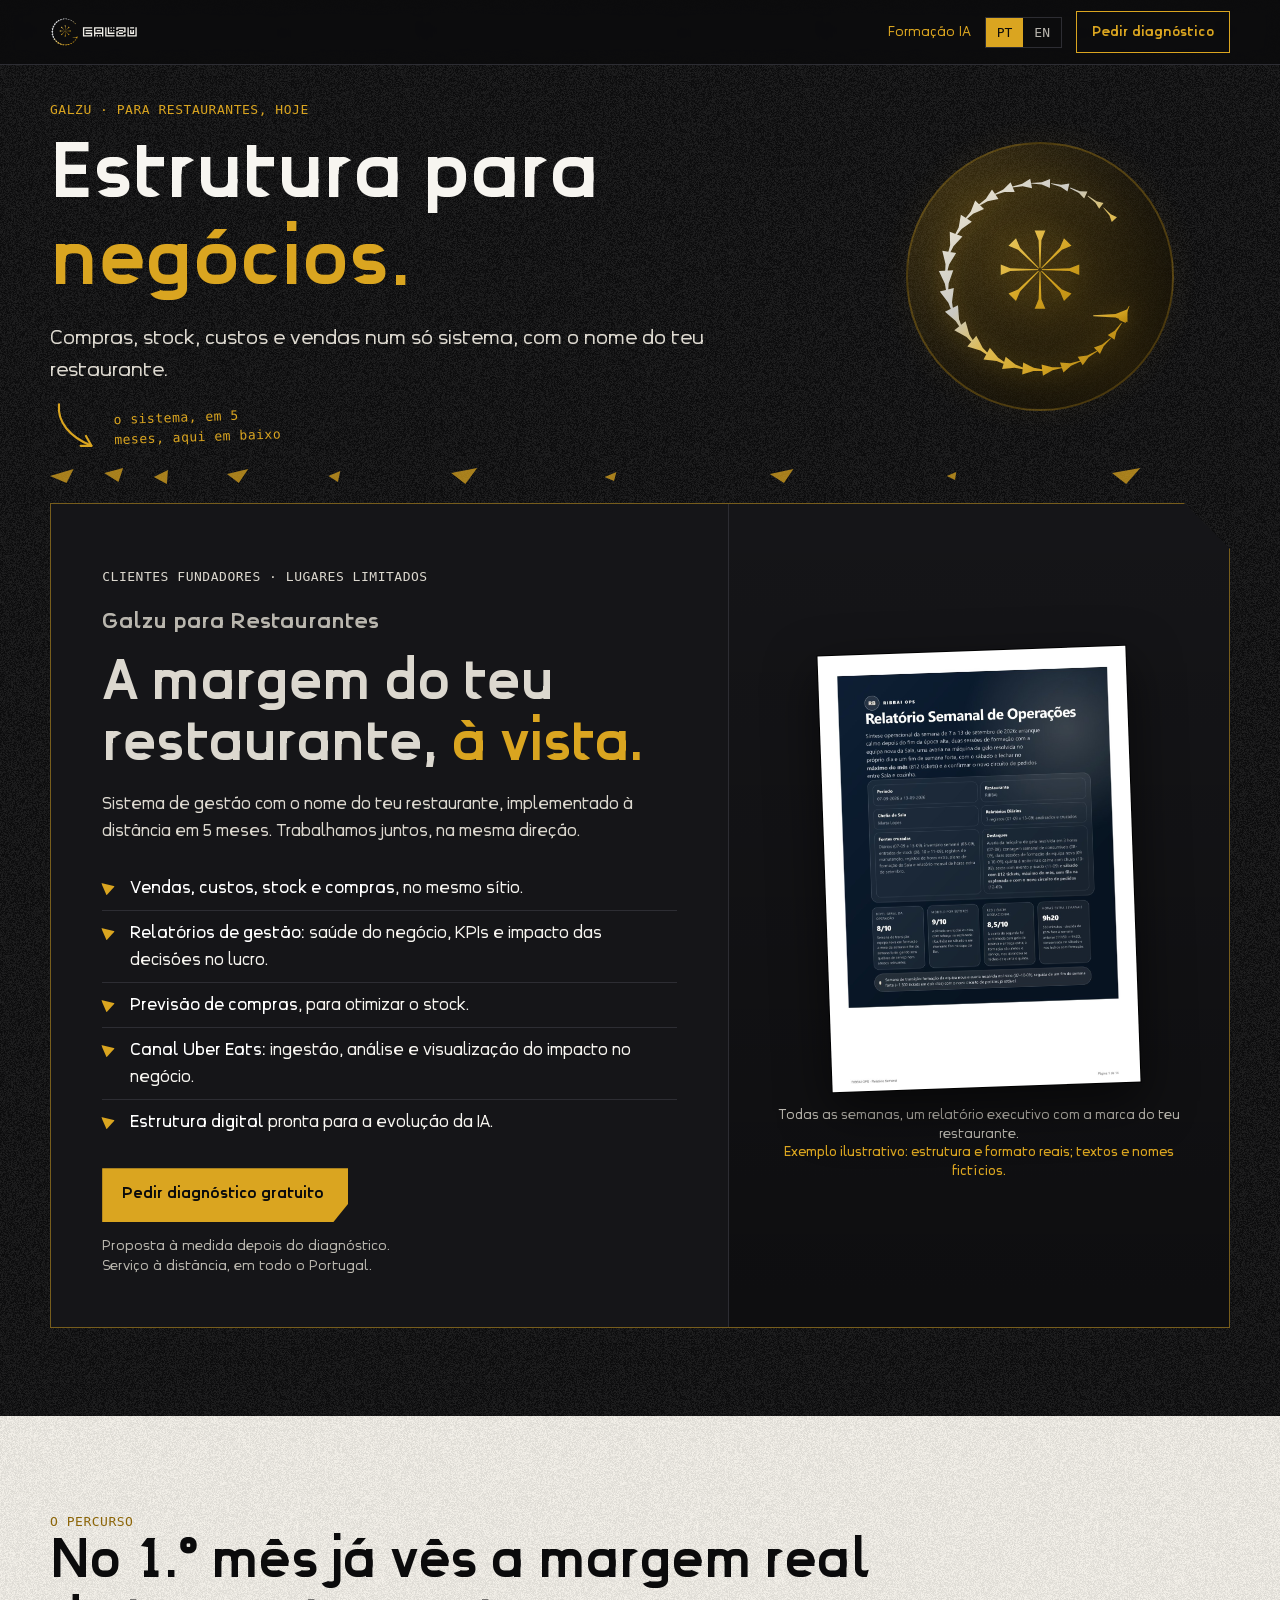
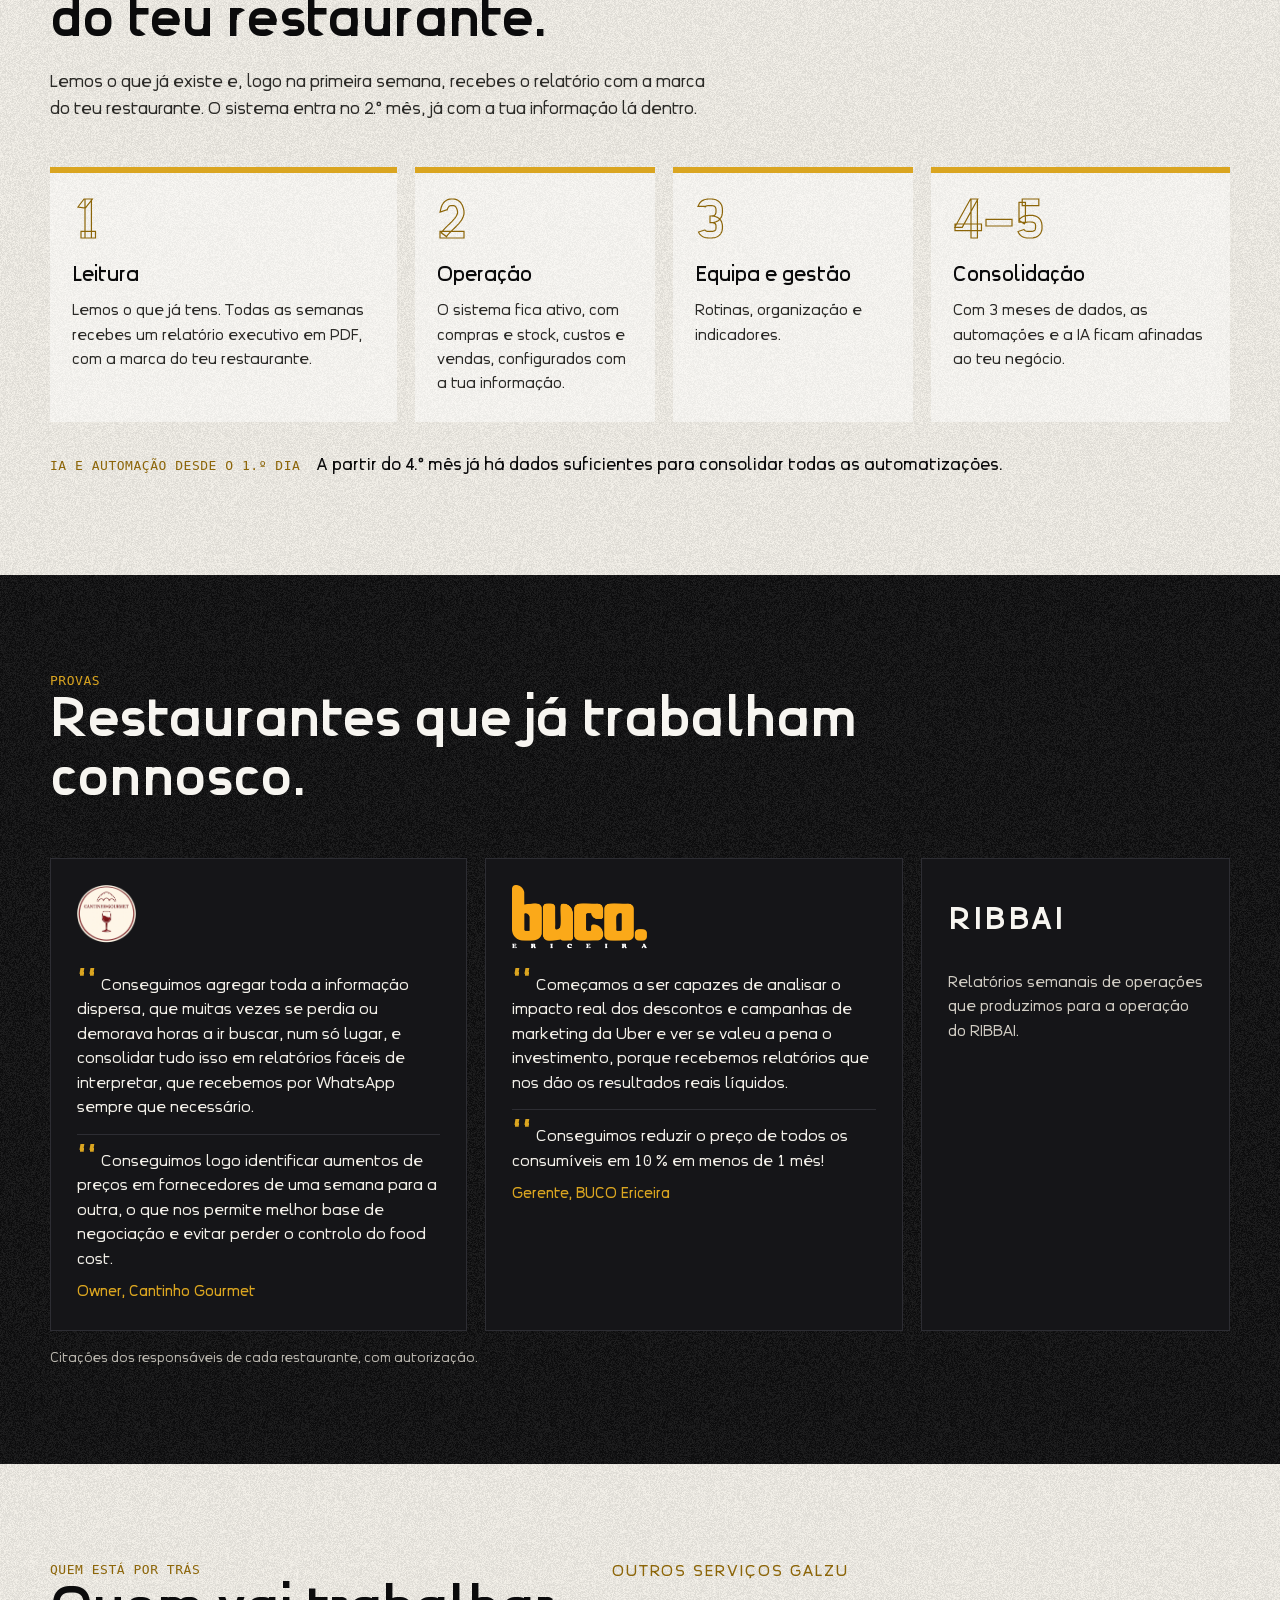
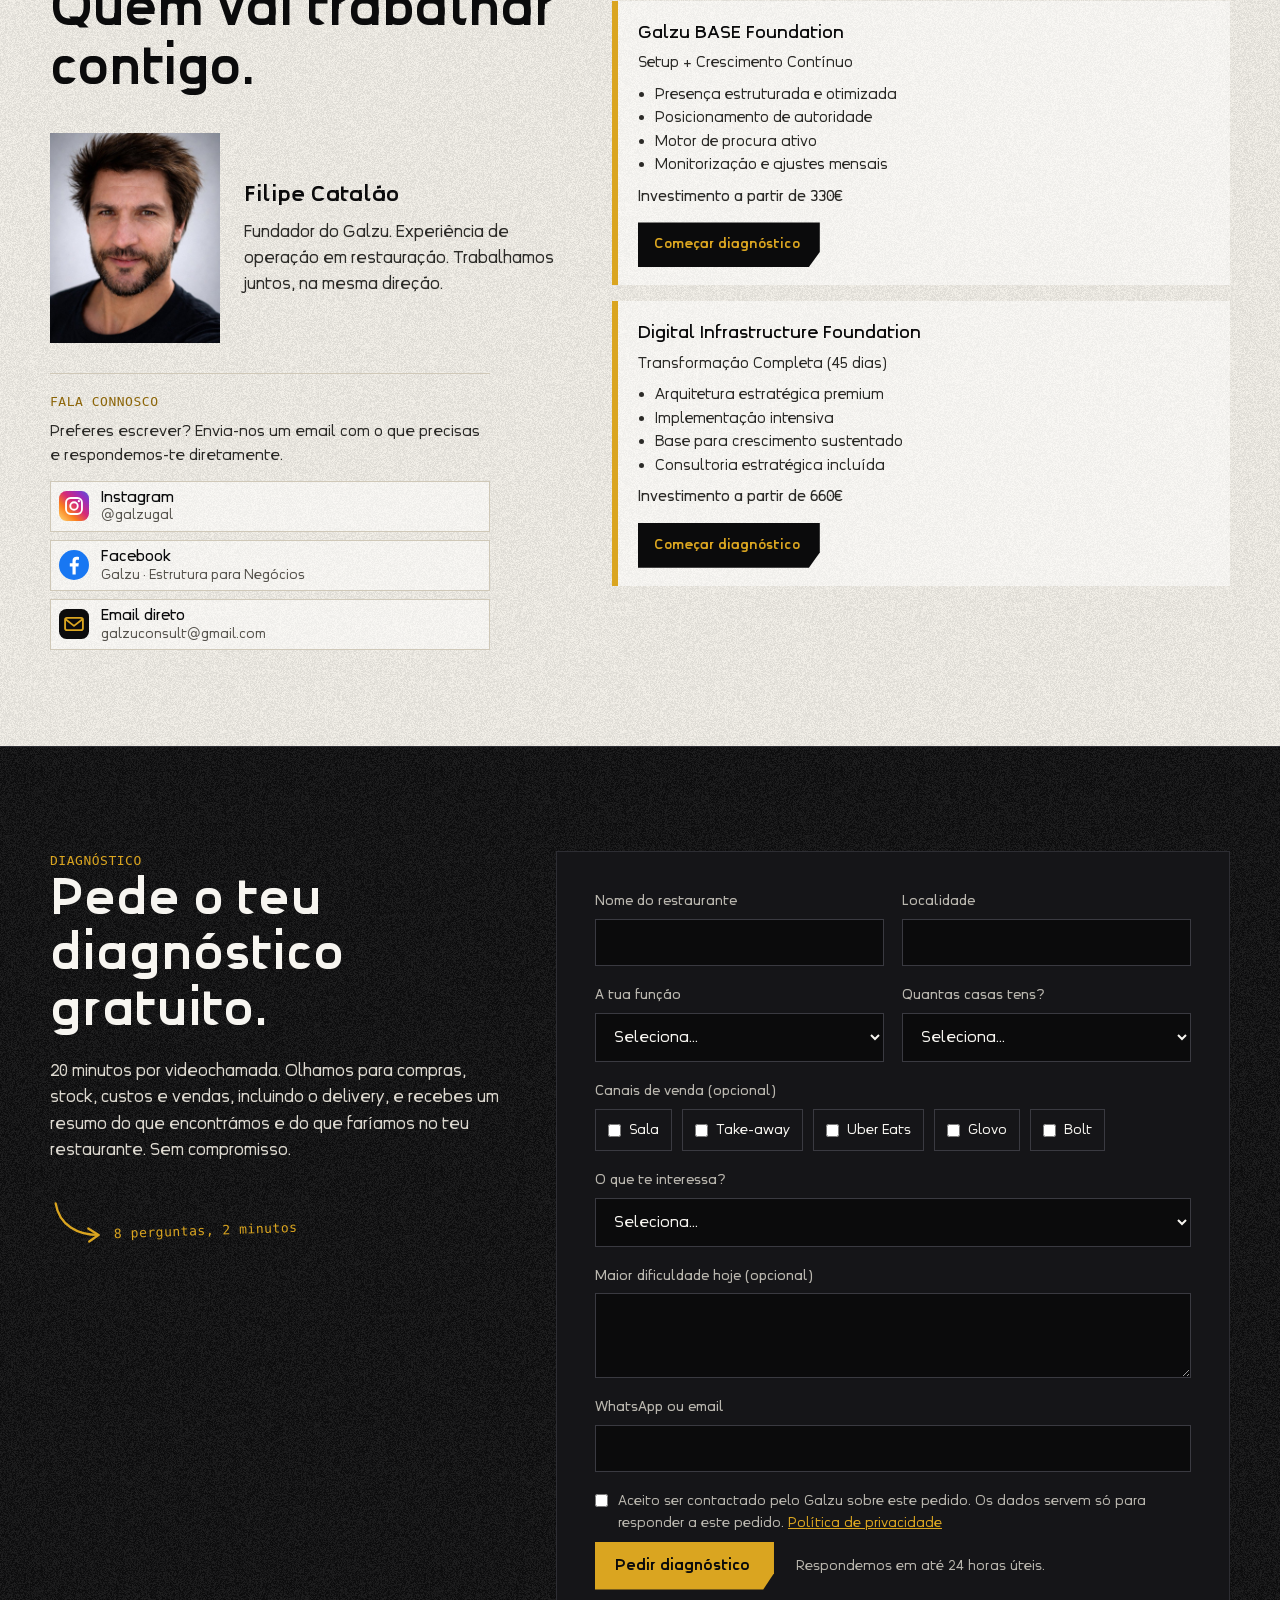
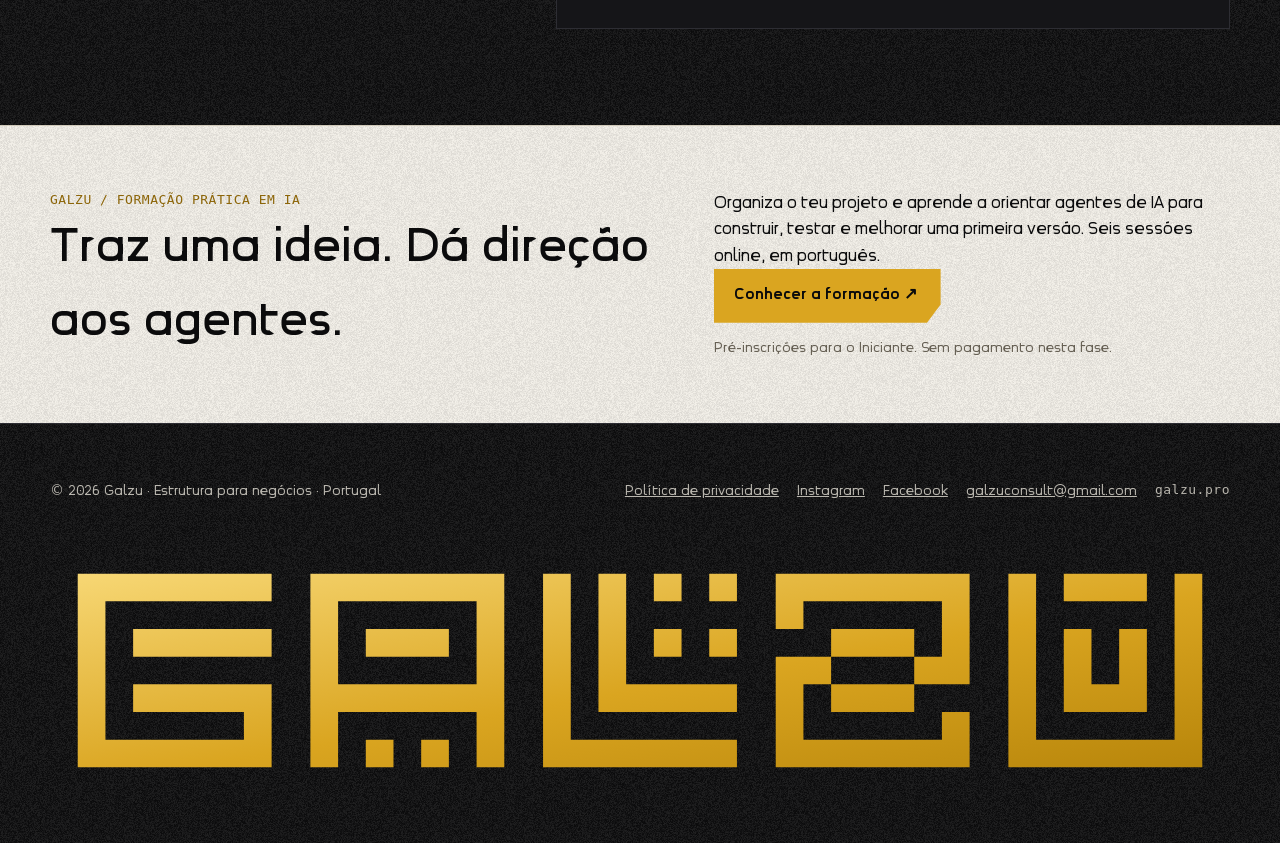
<file: index.html>
<!DOCTYPE html>
<html lang="pt" data-type="software">
<head>
<meta charset="utf-8">
<meta name="viewport" content="width=device-width, initial-scale=1">
<meta name="page-type" content="software">
<meta name="site-kind" content="software">
<title>Galzu | Estrutura para negócios</title>
<meta name="description" content="Galzu para restaurantes: compras, stock, custos e vendas num só sistema, com o nome do teu restaurante. Implementado à distância, em todo o Portugal. Pede o diagnóstico gratuito.">
<link rel="canonical" href="https://galzu.pro">
<meta property="og:title" content="Galzu | Estrutura para negócios">
<meta property="og:description" content="A margem do teu restaurante, à vista. Diagnóstico gratuito de 20 minutos.">
<meta property="og:url" content="https://galzu.pro">
<meta name="theme-color" content="#0B0B0C">
<link rel="icon" href="/favicon.ico" sizes="48x48">
<link rel="icon" href="assets/galzu-favicon.svg" type="image/svg+xml">
<link rel="icon" href="assets/galzu-favicon-48.png" type="image/png" sizes="48x48">
<link rel="icon" href="assets/galzu-favicon-192.png" type="image/png" sizes="192x192">
<link rel="apple-touch-icon" href="assets/apple-touch-icon.png">
<style>
/* Fonte própria Galzu Proto 1A r5 (WOFF em assets/fonts). Inter fica de reserva para os glifos que a r5 não cobre. */
@font-face { font-family: 'Inter Display'; font-weight: 800; font-display: swap; src: url('assets/fonts/GalzuProto1Ar5-Bold.woff') format('woff'); }
@font-face { font-family: 'Inter Display'; font-weight: 700; font-display: swap; src: url('assets/fonts/GalzuProto1Ar5-Semibold.woff') format('woff'); }
@font-face { font-family: 'Inter'; font-weight: 400; font-display: swap; src: url('assets/fonts/GalzuProto1Ar5-Regular.woff') format('woff'); }
@font-face { font-family: 'Inter'; font-weight: 500; font-display: swap; src: url('assets/fonts/GalzuProto1Ar5-Medium.woff') format('woff'); }
@font-face { font-family: 'Inter'; font-weight: 600; font-display: swap; src: url('assets/fonts/GalzuProto1Ar5-Semibold.woff') format('woff'); }
@font-face { font-family: 'Inter'; font-weight: 700; font-display: swap; src: url('assets/fonts/GalzuProto1Ar5-Semibold.woff') format('woff'); }
@font-face { font-family: 'InterReal'; font-weight: 400; src: url('assets/fonts/Inter-Regular.ttf'); }
body { font-family: 'Inter', 'InterReal', system-ui, sans-serif; }
@font-face { font-family: 'InterDisplayReal'; font-weight: 800; src: url('assets/fonts/InterDisplay-ExtraBold.ttf'); }
/* Números em contorno (text-stroke): a fonte própria ainda tem contornos sobrepostos e mostraria linhas interiores. Mantém Inter Display até unir os contornos. */
.passo .n { font-family: 'InterDisplayReal', 'Inter Display', sans-serif; }

h1 { letter-spacing: -.005em !important; }
:root {
  --ink: #0B0B0C; --ink2: #151518; --ink3: #1F1F23; --line: #2D2D33;
  --paper: #F4F1EA; --paper2: #EAE5D9;
  --gold: #DAA520; --gold-dark: #8C6508; --white: #F7F5F0; --grey: #B9B6AE; --grey-d: #55524C;
  --mono: 'DejaVu Sans Mono', Consolas, 'SFMono-Regular', Menlo, monospace;
  --wrap: min(1180px, calc(100% - 48px));
}
* { box-sizing: border-box; margin: 0; padding: 0; }
html { scroll-behavior: smooth; -webkit-text-size-adjust: 100%; }
body { font-family: 'Inter', system-ui, sans-serif; font-size: 17px; line-height: 1.55; background: var(--ink); color: var(--white); overflow-x: clip; }
h1, h2, h3, .disp { font-family: 'Inter Display', 'Inter', sans-serif; }
img { max-width: 100%; height: auto; display: block; }
a { color: inherit; }
.wrap { width: var(--wrap); margin-inline: auto; }
.mono { font-family: var(--mono); font-size: 13px; letter-spacing: .04em; }
.skip { position: absolute; left: -999px; top: 8px; background: var(--gold); color: var(--ink); padding: 8px 14px; z-index: 100; }
.skip:focus { left: 8px; }
:focus-visible { outline: 2px solid var(--gold); outline-offset: 3px; }

/* grão de papel: imagem própria, por cima de cada secção */
.dark { background: var(--ink); color: var(--white); position: relative; }
.paper { background: var(--paper); color: var(--ink); position: relative; }
.dark::after, .paper::after { content: ''; position: absolute; inset: 0; pointer-events: none; background-size: 400px 400px; z-index: 0; }
.dark::after { background-image: url('assets/grao_escuro.png'); }
.paper::after { background-image: url('assets/grao_claro.png'); }
.dark > *, .paper > * { position: relative; z-index: 1; }

/* cabeçalho */
.top { position: fixed; inset: 0 0 auto 0; z-index: 50; background: rgba(11,11,12,.86); backdrop-filter: blur(8px); border-bottom: 1px solid var(--line); }
.top .wrap { display: flex; align-items: center; justify-content: space-between; height: 64px; }
.top .brand img { height: 30px; width: auto; }
.nav { display: flex; align-items: center; gap: 14px; }
.lang { display: flex; border: 1px solid var(--line); }
.lang button { background: none; border: 0; color: var(--grey); font: 500 13px var(--mono); padding: 7px 11px; cursor: pointer; }
.lang button[aria-pressed="true"] { background: var(--gold); color: var(--ink); }
.btn { display: inline-block; text-decoration: none; font-family: 'Inter Display'; font-weight: 800; font-size: 16px; padding: 14px 24px 15px 20px; background: var(--gold); color: var(--ink); clip-path: polygon(0 0, 100% 0, 100% 66%, 94% 100%, 0 100%); border: 0; cursor: pointer; transition: transform .16s ease, background .16s ease; }
.btn:hover { transform: translateY(-2px); background: #E8B431; }
.btn:active { transform: translateY(1px); }
.btn.ghost { background: transparent; color: var(--gold); box-shadow: inset 0 0 0 1px var(--gold); clip-path: none; padding: 10px 16px; font-size: 14px; }
.btn.ghost:hover { background: var(--gold); color: var(--ink); }

/* hero */
.hero { padding: 100px 0 14px; overflow: visible; }
.hero .wrap { display: grid; grid-template-columns: 1fr minmax(260px, 380px); gap: 40px; align-items: center; }
.kick { color: var(--gold); text-transform: uppercase; }
h1 { font-weight: 800; font-size: clamp(2.7rem, 6.2vw, 5.4rem); line-height: 1.1; letter-spacing: -.02em; margin-top: 10px; padding-bottom: .16em; }
h1 em { font-style: normal; color: var(--gold); }
.lead { font-size: clamp(1.05rem, 1.6vw, 1.3rem); color: #DCD8CF; max-width: 34em; margin-top: 6px; }
.apont { display: flex; align-items: flex-end; gap: 10px; margin-top: 12px; color: var(--gold); }
.apont svg { width: 54px; height: 54px; flex: none; }
.apont .mono { transform: rotate(-2deg); max-width: 14em; padding-bottom: 6px; }

/* logótipo rotativo: mesma rotação, brilho e falha do original, com o logótipo oficial */
.logo-showcase { width: min(320px, 78vw); aspect-ratio: 1; margin-inline: auto; background: radial-gradient(circle, rgba(218,165,32,.16) 0%, transparent 70%); border-radius: 50%; display: grid; place-items: center; position: relative; animation: rotate 20s linear infinite; }
.logo-inner { width: 84%; aspect-ratio: 1; background: linear-gradient(135deg, rgba(218,165,32,.1), rgba(0,0,0,.8)); border-radius: 50%; display: grid; place-items: center; border: 2px solid rgba(218,165,32,.3); position: relative; overflow: hidden; }
.logo-inner::after { content: ''; position: absolute; inset: 0; background: linear-gradient(45deg, transparent, rgba(218,165,32,.12), transparent); border-radius: 50%; animation: flash 5s infinite; pointer-events: none; }
.logo-image { width: 86%; height: 86%; object-fit: contain; opacity: .95; mix-blend-mode: screen; animation: glitch 3.2s infinite; filter: drop-shadow(0 0 10px rgba(218,165,32,.3)); user-select: none; -webkit-user-drag: none; }
@keyframes rotate { to { transform: rotate(360deg); } }
@keyframes flash { 0%, 100% { opacity: 0; } 50% { opacity: 1; } }
@keyframes glitch {
  0%, 90%, 100% { opacity: 1; filter: drop-shadow(0 0 10px rgba(218,165,32,.3)); transform: translateX(0) scale(1); }
  91%, 92% { opacity: .8; filter: drop-shadow(0 0 20px rgba(218,165,32,.8)) hue-rotate(90deg); transform: translateX(2px) scale(1); }
  93%, 94% { opacity: .6; filter: drop-shadow(0 0 15px rgba(218,165,32,.6)) hue-rotate(180deg); transform: translateX(-2px) scale(1); }
  95% { opacity: 1; filter: drop-shadow(0 0 25px rgba(218,165,32,1)); transform: scale(1.05); }
}

/* cunhas: divisor desenhado por nós, com espaços irregulares */
.cunhas { display: block; width: var(--wrap); margin: 0 auto; height: 18px; color: var(--gold); }

/* card principal */
.principal { padding: 0 0 88px; }
.card-main { display: grid; grid-template-columns: 1.15fr .85fr; gap: 0; background: var(--ink2); border: 1px solid rgba(218,165,32,.5); clip-path: polygon(0 0, calc(100% - 46px) 0, 100% 46px, 100% 100%, 0 100%); transition: transform .2s ease; }
.card-main:hover { transform: translateY(-2px); }
.cm-text { padding: clamp(24px, 4vw, 56px); }
.tag { color: var(--gold); text-transform: uppercase; }
.card-main h2 { font-weight: 800; font-size: clamp(1.1rem, 2vw, 1.4rem); margin-top: 18px; color: var(--grey); }
.promessa { font-family: 'Inter Display'; font-weight: 800; font-size: clamp(2rem, 4.4vw, 3.6rem); line-height: 1.08; letter-spacing: -.015em; margin-top: 6px; padding-bottom: .1em; }
.promessa em { font-style: normal; color: var(--gold); }
.cm-text > p { color: #DCD8CF; margin-top: 12px; max-width: 32em; }
.lista { list-style: none; margin: 22px 0 6px; }
.lista li { position: relative; padding: 9px 0 9px 28px; border-bottom: 1px solid var(--line); }
.lista li:last-child { border-bottom: 0; }
.lista li::before { content: ''; position: absolute; left: 0; top: 16px; width: 13px; height: 13px; background: var(--gold); clip-path: polygon(0 0, 100% 40%, 28% 100%); transform: rotate(-8deg); }
.lista b { font-weight: 500; color: #fff; }
.cm-foot { margin-top: 24px; display: flex; flex-wrap: wrap; gap: 14px 24px; align-items: center; }
.cm-foot small { color: var(--grey); max-width: 22em; line-height: 1.4; }
.cm-visual { padding: clamp(24px, 3vw, 44px); background: linear-gradient(180deg, transparent, rgba(0,0,0,.35)); border-left: 1px solid var(--line); display: flex; flex-direction: column; justify-content: center; }
.relatorio { width: min(80%, 310px); margin-inline: auto; transform: rotate(-2deg); box-shadow: 0 18px 50px rgba(0,0,0,.55); border: 1px solid #000; transition: transform .25s ease; }
.relatorio:hover { transform: rotate(-1deg) scale(1.02); }
.aviso { color: var(--grey); font-size: 13.5px; line-height: 1.4; margin-top: 18px; text-align: center; }
.aviso strong { color: var(--gold); font-weight: 500; }

/* secções de cartões */
section.bloco { padding: 96px 0; }
h2.titulo { font-weight: 800; font-size: clamp(2rem, 4.4vw, 3.4rem); line-height: 1.08; letter-spacing: -.015em; padding-bottom: .1em; max-width: 16em; }
.etq { text-transform: uppercase; color: var(--gold-dark); }
.dark .etq { color: var(--gold); }
.intro { margin-top: 14px; max-width: 38em; font-size: 1.08rem; }
.paper .intro { color: #2B2A27; }

.passos { display: grid; grid-template-columns: 1.45fr 1fr 1fr 1.25fr; gap: 18px; margin-top: 44px; }
.passo { padding: 22px 22px 26px; border-top: 6px solid var(--gold); background: rgba(255,255,255,.45); transition: transform .2s ease; }
.passo:hover { transform: translateY(-2px); }
.passo .n { font-family: 'Inter Display'; font-weight: 800; font-size: 3.4rem; line-height: 1; color: transparent; -webkit-text-stroke: 1.2px var(--gold-dark); }
.passo h3 { font-weight: 700; font-size: 1.3rem; margin-top: 10px; }
.passo p { margin-top: 8px; font-size: .98rem; color: #2B2A27; }
.nota-ia { margin-top: 30px; display: flex; gap: 16px; align-items: baseline; font-weight: 500; }
.nota-ia .mono { color: var(--gold-dark); text-transform: uppercase; }

.provas { display: grid; grid-template-columns: 1.35fr 1.35fr 1fr; gap: 18px; margin-top: 44px; }
.prova { background: var(--ink2); border: 1px solid var(--line); padding: 26px; display: flex; flex-direction: column; transition: transform .2s ease; }
.prova:hover { transform: translateY(-2px); }
.prova .lg { height: 70px; display: flex; align-items: center; }
.prova .lg img { max-height: 70px; max-width: 200px; width: auto; }
.prova .lg .txt { font-family: 'Inter Display'; font-weight: 800; font-size: 2rem; letter-spacing: .06em; }
.prova blockquote { font-size: 1.02rem; line-height: 1.5; margin-top: 18px; color: #F2EFE8; }
.prova blockquote::before { content: '“'; color: var(--gold); font: 800 2rem 'Inter Display'; margin-right: 4px; line-height: 0; }
.prova blockquote + blockquote { margin-top: 14px; padding-top: 14px; border-top: 1px solid var(--line); }
.prova .quem { color: var(--gold); font-weight: 500; font-size: .92rem; margin-top: 10px; }
.prova p { color: #CFCBC2; margin-top: 16px; font-size: .98rem; }

.duplo { display: grid; grid-template-columns: .9fr 1.1fr; gap: 56px; align-items: start; }
.fundador { display: grid; grid-template-columns: 170px 1fr; gap: 24px; align-items: center; margin-top: 30px; }
.fundador img { width: 170px; height: 210px; object-fit: cover; object-position: 50% 20%; }
.fundador h3 { font-weight: 800; font-size: 1.4rem; }
.fundador p { margin-top: 6px; color: #2B2A27; }
.outros h3.sub { font-size: 1rem; text-transform: uppercase; letter-spacing: .12em; font-weight: 500; color: var(--gold-dark); font-family: 'Inter'; }
.pack { margin-top: 16px; background: rgba(255,255,255,.5); border-left: 6px solid var(--gold); padding: 18px 20px; transition: transform .2s ease; }
.pack:hover { transform: translateY(-2px); }
.pack h4 { font-family: 'Inter Display'; font-weight: 700; font-size: 1.15rem; }
.pack p { font-size: .95rem; color: #2B2A27; margin-top: 4px; }
.pack ul { margin: 8px 0 8px 1.1em; font-size: .95rem; color: #2B2A27; }
.pack .preco { font-weight: 500; font-size: .95rem; }
.pack-cta { margin-top: 14px; font-size: 14px; padding: 11px 20px 12px 16px; background: var(--ink); color: var(--gold); }
.pack-cta:hover { background: var(--gold); color: var(--ink); }

/* questionário: por baixo de todos os cards */
.diag { padding: 104px 0 96px; }
.diag .wrap { display: grid; grid-template-columns: .8fr 1.2fr; gap: 56px; }
.diag h2 { font-weight: 800; font-size: clamp(2rem, 4.2vw, 3.2rem); line-height: 1.08; padding-bottom: .1em; }
.diag .aside { color: #DCD8CF; margin-top: 16px; }
.diag .nota-mao { display: flex; align-items: flex-end; gap: 8px; margin-top: 34px; color: var(--gold); }
.diag .nota-mao svg { width: 56px; height: 48px; flex: none; }
.diag .nota-mao .mono { transform: rotate(-2deg); padding-bottom: 4px; }
form { background: var(--ink2); border: 1px solid var(--line); padding: clamp(20px, 3vw, 40px); }
.fg { display: grid; grid-template-columns: 1fr 1fr; gap: 18px; }
.f { display: flex; flex-direction: column; gap: 7px; }
.f.full { grid-column: 1 / -1; }
label, legend { font-size: 14px; color: var(--grey); font-weight: 500; }
input[type=text], input[type=email], input[type=tel], select, textarea { background: var(--ink); color: var(--white); border: 1px solid #3A3A41; padding: 13px 14px; font: 400 16px 'Inter', sans-serif; width: 100%; border-radius: 0; }
input:focus, select:focus, textarea:focus { border-color: var(--gold); outline: 2px solid rgba(218,165,32,.35); outline-offset: 1px; }
fieldset { border: 0; }
.chk { display: flex; flex-wrap: wrap; gap: 8px 10px; margin-top: 8px; }
.chk label { display: flex; align-items: center; gap: 8px; border: 1px solid #3A3A41; padding: 9px 12px; color: var(--white); font-weight: 400; cursor: pointer; }
.chk input { accent-color: var(--gold); }
.fg .consent { grid-column: 1 / -1; }
.consent { display: flex; gap: 10px; align-items: flex-start; font-size: 14px; color: var(--grey); font-weight: 400; }
.consent a { color: var(--gold); }
.consent input { margin-top: 4px; accent-color: var(--gold); }
.form-foot { display: flex; flex-wrap: wrap; align-items: center; gap: 14px 22px; margin-top: 8px; }
.form-foot small { color: var(--grey); }
.status { margin-top: 14px; padding: 12px 14px; border-left: 4px solid var(--gold); background: var(--ink); display: none; }
.status.on { display: block; }
.hidden { display: none !important; }


footer .links { display: flex; gap: 18px; flex-wrap: wrap; }
footer .links a { color: var(--grey); }
footer .links a:hover { color: var(--gold); }
@media (max-width: 960px) { .redes .grid { grid-template-columns: 1fr; } .rede { min-height: 0; } }


/* contactos sob o retrato */
.diag { border-top: 1px solid var(--line); }
.contactos { margin-top: 30px; padding-top: 18px; border-top: 1px solid #CFC8B8; max-width: 440px; }
.contactos .mono { color: var(--gold-dark); text-transform: uppercase; }
.contactos p.t { margin-top: 8px; font-size: .98rem; color: #2B2A27; }
.contactos ul { list-style: none; margin-top: 12px; display: grid; gap: 8px; }
.contactos a { display: flex; align-items: center; gap: 12px; text-decoration: none; color: var(--ink); padding: 7px 10px 7px 8px; border: 1px solid #CFC8B8; background: rgba(255,255,255,.5); transition: transform .16s ease, border-color .16s ease; }
.contactos a:hover { transform: translateY(-2px); border-color: var(--gold-dark); }
.contactos svg { width: 30px; height: 30px; flex: none; }
.contactos .l { font-weight: 500; font-size: .98rem; line-height: 1.2; }
.contactos .l small { display: block; font-weight: 400; color: var(--grey-d); font-size: .85rem; }

/* rodapé: o nome GALZU inteiro */
footer { padding: 56px 0 0; overflow: hidden; border-top: 1px solid var(--line); }
footer .wrap { display: flex; justify-content: space-between; gap: 24px; flex-wrap: wrap; color: var(--grey); font-size: 14px; }
.nome-corte { display: block; width: var(--wrap); max-width: 100%; margin: 44px auto 0; padding-bottom: 48px; }

/* entrada do herói, uma vez */
[data-enter] { opacity: 0; transform: translateY(14px); animation: enter .7s cubic-bezier(.2,.7,.2,1) forwards; }
[data-enter="2"] { animation-delay: .12s; } [data-enter="3"] { animation-delay: .24s; } [data-enter="4"] { animation-delay: .36s; }
@keyframes enter { to { opacity: 1; transform: none; } }
/* momento: o percurso desenha-se ao entrar no ecrã */
.passo.rev { opacity: 0; transform: translateY(18px); transition: opacity .6s ease, transform .6s cubic-bezier(.2,.7,.2,1); }
.passo.rev.in { opacity: 1; transform: none; }
.passo.rev.in:hover { transform: translateY(-2px); }

@media (max-width: 960px) {
  .hero .wrap, .card-main, .duplo, .diag .wrap { grid-template-columns: 1fr; }
  .hero .wrap { gap: 20px; }
  .logo-showcase { width: min(260px, 70vw); }
  .cm-visual { border-left: 0; border-top: 1px solid var(--line); }
  .passos, .provas { grid-template-columns: 1fr 1fr; }
  .diag .wrap { gap: 32px; }
}
@media (max-width: 600px) {
  :root { --wrap: calc(100% - 32px); }
  body { font-size: 16px; }
  .hero { padding-top: 104px; }
  .passos, .provas, .fg { grid-template-columns: 1fr; }
  .fundador { grid-template-columns: 110px 1fr; }
  .fundador img { width: 110px; height: 140px; }
  .top .brand img { height: 24px; }
  .nav .btn.ghost { display: none; }
  section.bloco { padding: 64px 0; }
  .card-main { clip-path: polygon(0 0, calc(100% - 30px) 0, 100% 30px, 100% 100%, 0 100%); }
}
@media (prefers-reduced-motion: reduce) {
  .logo-showcase, .logo-image, .logo-inner::after, [data-enter] { animation: none !important; }
  [data-enter], .passo.rev { opacity: 1; transform: none; transition: none; }
  html { scroll-behavior: auto; }
}
/* Formação: entrada para o percurso próprio, sem alterar o diagnóstico. */
.formacao-nav { color: var(--gold); font-size: 14px; text-decoration: none; white-space: nowrap; }
.formacao-home { padding: 64px 0; border-top: 1px solid #CFC8B8; }
.formacao-home .wrap { display: grid; grid-template-columns: 1.2fr 1fr; align-items: center; gap: 44px; }
.formacao-home h2 { font-size: clamp(2rem, 4vw, 3rem); max-width: 18em; }
.formacao-home p { max-width: 34em; }
.formacao-home small { display: block; margin-top: 14px; color: #655F53; }
@media(max-width:700px) { .formacao-home .wrap { grid-template-columns: 1fr; gap: 20px; } .formacao-nav { font-size: 12px; } .nav { gap: 10px; } }
</style>
</head>
<body>
<a class="skip" href="#diagnostico" data-i18n="skip">Saltar para o pedido de diagnóstico</a>

<header class="top">
  <div class="wrap">
    <a class="brand" href="#topo" aria-label="Galzu"><img src="assets/galzu-assinatura-horizontal-dark.svg" alt="Galzu"></a>
    <nav class="nav" aria-label="Principal">
      <a class="formacao-nav" href="formacao.html" data-i18n="formacao_nav">Formação IA</a>
      <div class="lang" role="group" aria-label="Língua / Language">
        <button type="button" data-lang="pt" aria-pressed="true">PT</button>
        <button type="button" data-lang="en" aria-pressed="false">EN</button>
      </div>
      <a class="btn ghost" href="#diagnostico" data-i18n="cta_nav">Pedir diagnóstico</a>
    </nav>
  </div>
</header>

<main id="topo">
  <section class="hero dark" aria-labelledby="h1">
    <div class="wrap">
      <div>
        <p class="kick mono" data-enter="1" data-i18n="kick">Galzu · para restaurantes, hoje</p>
        <h1 id="h1" data-enter="2"><span data-i18n="h1a">Estrutura para</span> <em data-i18n="h1b">negócios.</em></h1>
        <p class="lead" data-enter="3" data-i18n="lead">Compras, stock, custos e vendas num só sistema, com o nome do teu restaurante.</p>
        <div class="apont" data-enter="4" aria-hidden="true">
          <svg viewBox="0 0 60 60" fill="none" stroke="currentColor" stroke-width="2.4" stroke-linecap="round" stroke-linejoin="round"><path d="M10 6 C 8 26, 22 42, 46 52"/><path d="M46 52 L 34 52 M46 52 L 40 41"/></svg>
          <span class="mono" data-i18n="apont">o sistema, em 5 meses, aqui em baixo</span>
        </div>
      </div>
      <div data-enter="3" class="logo-showcase" role="img" aria-label="Logótipo do Galzu">
        <div class="logo-inner"><img class="logo-image" src="assets/galzu-logo-dark.svg" alt="" width="320" height="320" decoding="async"></div>
      </div>
    </div>
  </section>

  <section class="principal dark" id="restaurantes" aria-labelledby="card-t">
    <svg class="cunhas" viewBox="0 0 1000 18" preserveAspectRatio="none" fill="currentColor" aria-hidden="true">
      <path d="M0 9 L 20 2 L 14 16Z M46 6 L 62 1 L 58 15Z M88 10 L 100 3 L 99 17Z M150 7 L 168 2 L 160 16Z M236 9 L 246 4 L 244 15Z M340 6 L 362 1 L 352 17Z M470 10 L 480 5 L 478 14Z M610 7 L 630 2 L 622 16Z M760 9 L 768 5 L 767 13Z M900 6 L 924 1 L 912 17Z" opacity=".75"/>
    </svg>
    <div class="wrap" style="margin-top:18px">
      <article class="card-main">
        <div class="cm-text">
          <p class="tag mono" data-i18n="tag">Clientes fundadores · lugares limitados</p>
          <h2 id="card-t" data-i18n="card_t">Galzu para Restaurantes</h2>
          <p class="promessa"><span data-i18n="prom_a">A margem do teu restaurante,</span> <em data-i18n="prom_b">à vista.</em></p>
          <p data-i18n="card_p">Sistema de gestão com o nome do teu restaurante, implementado à distância em 5 meses. Trabalhamos juntos, na mesma direção.</p>
          <ul class="lista">
            <li data-i18n="f1"><b>Vendas, custos, stock e compras</b>, no mesmo sítio.</li>
            <li data-i18n="f2"><b>Relatórios de gestão:</b> saúde do negócio, KPIs e impacto das decisões no lucro.</li>
            <li data-i18n="f3"><b>Previsão de compras</b>, para otimizar o stock.</li>
            <li data-i18n="f4"><b>Canal Uber Eats:</b> ingestão, análise e visualização do impacto no negócio.</li>
            <li data-i18n="f5"><b>Estrutura digital</b> pronta para a evolução da IA.</li>
          </ul>
          <div class="cm-foot">
            <a class="btn" href="#diagnostico" data-i18n="cta_main">Pedir diagnóstico gratuito</a>
            <small data-i18n="card_s">Proposta à medida depois do diagnóstico. Serviço à distância, em todo o Portugal.</small>
          </div>
        </div>
        <div class="cm-visual">
          <img class="relatorio" src="assets/ribbai-exemplo-p1.jpg" width="1000" height="1415" loading="lazy" alt="Primeira página de um relatório semanal de operações, exemplo ilustrativo">
          <p class="aviso"><span data-i18n="rel_l">Todas as semanas, um relatório executivo com a marca do teu restaurante.</span><br><strong data-i18n="rel_av">Exemplo ilustrativo: estrutura e formato reais; textos e nomes fictícios.</strong></p>
        </div>
      </article>
    </div>
  </section>

  <section class="bloco paper" id="percurso" aria-labelledby="perc-t">
    <div class="wrap">
      <p class="etq mono" data-i18n="perc_e">O percurso</p>
      <h2 class="titulo" id="perc-t" data-i18n="perc_t">No 1.º mês já vês a margem real do teu restaurante.</h2>
      <p class="intro" data-i18n="perc_i">Lemos o que já existe e, logo na primeira semana, recebes o relatório com a marca do teu restaurante. O sistema entra no 2.º mês, já com a tua informação lá dentro.</p>
      <div class="passos">
        <div class="passo rev"><div class="n">1</div><h3 data-i18n="p1t">Leitura</h3><p data-i18n="p1">Lemos o que já tens. Todas as semanas recebes um relatório executivo em PDF, com a marca do teu restaurante.</p></div>
        <div class="passo rev"><div class="n">2</div><h3 data-i18n="p2t">Operação</h3><p data-i18n="p2">O sistema fica ativo, com compras e stock, custos e vendas, configurados com a tua informação.</p></div>
        <div class="passo rev"><div class="n">3</div><h3 data-i18n="p3t">Equipa e gestão</h3><p data-i18n="p3">Rotinas, organização e indicadores.</p></div>
        <div class="passo rev"><div class="n">4–5</div><h3 data-i18n="p4t">Consolidação</h3><p data-i18n="p4">Com 3 meses de dados, as automações e a IA ficam afinadas ao teu negócio.</p></div>
      </div>
      <p class="nota-ia"><span class="mono" data-i18n="ia_l">IA e automação desde o 1.º dia</span><span data-i18n="ia_t">A partir do 4.º mês já há dados suficientes para consolidar todas as automatizações.</span></p>
    </div>
  </section>

  <section class="bloco dark" id="provas" aria-labelledby="prov-t">
    <div class="wrap">
      <p class="etq mono" data-i18n="prov_e">Provas</p>
      <h2 class="titulo" id="prov-t" data-i18n="prov_t">Restaurantes que já trabalham connosco.</h2>
      <div class="provas">
        <article class="prova">
          <div class="lg"><img src="assets/cantinho-logo.png" alt="Cantinho Gourmet" width="70" height="70"></div>
          <blockquote data-i18n="q_a">Conseguimos agregar toda a informação dispersa, que muitas vezes se perdia ou demorava horas a ir buscar, num só lugar, e consolidar tudo isso em relatórios fáceis de interpretar, que recebemos por WhatsApp sempre que necessário.</blockquote>
          <blockquote data-i18n="q_b">Conseguimos logo identificar aumentos de preços em fornecedores de uma semana para a outra, o que nos permite melhor base de negociação e evitar perder o controlo do food cost.</blockquote>
          <p class="quem">Owner, Cantinho Gourmet</p>
        </article>
        <article class="prova">
          <div class="lg"><img src="assets/buco-logo.png" alt="BUCO Ericeira" width="130" height="68"></div>
          <blockquote data-i18n="q_d">Começamos a ser capazes de analisar o impacto real dos descontos e campanhas de marketing da Uber e ver se valeu a pena o investimento, porque recebemos relatórios que nos dão os resultados reais líquidos.</blockquote>
          <blockquote data-i18n="q_c">Conseguimos reduzir o preço de todos os consumíveis em 10 % em menos de 1 mês!</blockquote>
          <p class="quem">Gerente, BUCO Ericeira</p>
        </article>
        <article class="prova">
          <div class="lg"><span class="txt">RIBBAI</span></div>
          <p data-i18n="rib">Relatórios semanais de operações que produzimos para a operação do RIBBAI.</p>
        </article>
      </div>
      <p class="aviso" style="text-align:left;margin-top:18px" data-i18n="q_nota">Citações dos responsáveis de cada restaurante, com autorização.</p>
    </div>
  </section>

  <section class="bloco paper" aria-labelledby="quem-t">
    <div class="wrap duplo">
      <div>
        <p class="etq mono" data-i18n="quem_e">Quem está por trás</p>
        <h2 class="titulo" id="quem-t" data-i18n="quem_t">Quem vai trabalhar contigo.</h2>
        <div class="fundador">
          <img src="assets/filipe.jpg" width="170" height="210" loading="lazy" alt="Filipe Catalão, fundador do Galzu">
          <div><h3>Filipe Catalão</h3><p data-i18n="quem_p">Fundador do Galzu. Experiência de operação em restauração. Trabalhamos juntos, na mesma direção.</p></div>
        </div>
        <div class="contactos">
          <p class="mono" data-i18n="r_e">Fala connosco</p>
          <p class="t" data-i18n="r_emp">Preferes escrever? Envia-nos um email com o que precisas e respondemos-te diretamente.</p>
          <ul>
            <li><a href="https://www.instagram.com/galzugal/" target="_blank" rel="noopener" aria-label="Instagram do Galzu"><svg viewBox="0 0 32 32" aria-hidden="true"><defs><linearGradient id="igg" x1="0" y1="1" x2="1" y2="0"><stop offset="0" stop-color="#FEDA75"/><stop offset=".3" stop-color="#FA7E1E"/><stop offset=".55" stop-color="#D62976"/><stop offset=".8" stop-color="#962FBF"/><stop offset="1" stop-color="#4F5BD5"/></linearGradient></defs><rect width="32" height="32" rx="8" fill="url(#igg)"/><rect x="7.5" y="7.5" width="17" height="17" rx="5" fill="none" stroke="#fff" stroke-width="2"/><circle cx="16" cy="16" r="4" fill="none" stroke="#fff" stroke-width="2"/><circle cx="21.2" cy="10.8" r="1.2" fill="#fff"/></svg><span class="l">Instagram<small>@galzugal</small></span></a></li>
            <li><a href="https://www.facebook.com/profile.php?id=371002979592148" target="_blank" rel="noopener" aria-label="Página do Galzu no Facebook"><svg viewBox="0 0 32 32" aria-hidden="true"><circle cx="16" cy="16" r="16" fill="#1877F2"/><path d="M17.8 26v-8.4h2.9l.5-3.4h-3.4v-2.1c0-1 .4-1.7 1.8-1.7h1.7V7.4c-.3 0-1.4-.2-2.6-.2-2.6 0-4.3 1.6-4.3 4.4v2.6h-2.9v3.4h2.9V26h3.4z" fill="#fff"/></svg><span class="l">Facebook<small>Galzu · Estrutura para Negócios</small></span></a></li>
            <li><a href="mailto:galzuconsult@gmail.com?subject=Pedido%20para%20o%20Galzu"><svg viewBox="0 0 32 32" aria-hidden="true"><rect width="32" height="32" rx="8" fill="#0B0B0C"/><rect x="6.5" y="9.5" width="19" height="13" rx="2" fill="none" stroke="#DAA520" stroke-width="2"/><path d="M7 11l9 7 9-7" fill="none" stroke="#DAA520" stroke-width="2" stroke-linejoin="round"/></svg><span class="l" data-i18n="r_em">Email direto<small>galzuconsult@gmail.com</small></span></a></li>
          </ul>
        </div>
      </div>
      <div class="outros">
        <h3 class="sub" data-i18n="out_l">Outros serviços Galzu</h3>
        <div class="pack"><h4>Galzu BASE Foundation</h4><p data-i18n="b1d">Setup + Crescimento Contínuo</p>
          <ul><li data-i18n="b1f1">Presença estruturada e otimizada</li><li data-i18n="b1f2">Posicionamento de autoridade</li><li data-i18n="b1f3">Motor de procura ativo</li><li data-i18n="b1f4">Monitorização e ajustes mensais</li></ul>
          <p class="preco" data-i18n="b1p">Investimento a partir de 330€</p>
          <a class="btn pack-cta" href="#diagnostico" data-i18n="cta_pack">Começar diagnóstico</a></div>
        <div class="pack"><h4>Digital Infrastructure Foundation</h4><p data-i18n="b2d">Transformação Completa (45 dias)</p>
          <ul><li data-i18n="b2f1">Arquitetura estratégica premium</li><li data-i18n="b2f2">Implementação intensiva</li><li data-i18n="b2f3">Base para crescimento sustentado</li><li data-i18n="b2f4">Consultoria estratégica incluída</li></ul>
          <p class="preco" data-i18n="b2p">Investimento a partir de 660€</p>
          <a class="btn pack-cta" href="#diagnostico" data-i18n="cta_pack">Começar diagnóstico</a></div>
      </div>
    </div>
  </section>


  <section class="diag dark" id="diagnostico" aria-labelledby="diag-t">
    <div class="wrap">
      <div>
        <p class="etq mono" data-i18n="d_e">Diagnóstico</p>
        <h2 id="diag-t" data-i18n="d_t">Pede o teu diagnóstico gratuito.</h2>
        <p class="aside" data-i18n="d_p">20 minutos por videochamada. Olhamos para compras, stock, custos e vendas, incluindo o delivery, e recebes um resumo do que encontrámos e do que faríamos no teu restaurante. Sem compromisso.</p>
        <div class="nota-mao" aria-hidden="true">
          <svg viewBox="0 0 60 50" fill="none" stroke="currentColor" stroke-width="2.4" stroke-linecap="round" stroke-linejoin="round"><path d="M6 6 C 10 30, 30 40, 52 40"/><path d="M52 40 L 41 33 M52 40 L 42 47"/></svg>
          <span class="mono" data-i18n="d_mao">8 perguntas, 2 minutos</span>
        </div>
      </div>
      <form id="form" novalidate>
        <input type="checkbox" name="botcheck" class="hidden" tabindex="-1" autocomplete="off">
        <div class="fg">
          <div class="f"><label for="restaurante" data-i18n="l_nome">Nome do restaurante</label><input type="text" id="restaurante" name="restaurante" required autocomplete="organization"></div>
          <div class="f"><label for="local" data-i18n="l_local">Localidade</label><input type="text" id="local" name="localidade" required autocomplete="address-level2"></div>
          <div class="f"><label for="funcao" data-i18n="l_funcao">A tua função</label>
            <select id="funcao" name="funcao" required><option value="" data-i18n="sel">Seleciona…</option><option value="dono" data-i18n="fn1">Dono</option><option value="gerente" data-i18n="fn2">Gerente</option><option value="outro" data-i18n="fn3">Outro</option></select></div>
          <div class="f"><label for="unid" data-i18n="l_unid">Quantas casas tens?</label>
            <select id="unid" name="unidades" required><option value="" data-i18n="sel">Seleciona…</option><option value="1">1</option><option value="2-3">2–3</option><option value="4+">4+</option></select></div>
          <fieldset class="f full"><legend data-i18n="l_canais">Canais de venda (opcional)</legend>
            <div class="chk"><label><input type="checkbox" name="canais" value="sala"> <span data-i18n="c1">Sala</span></label><label><input type="checkbox" name="canais" value="take-away"> Take-away</label><label><input type="checkbox" name="canais" value="uber"> Uber Eats</label><label><input type="checkbox" name="canais" value="glovo"> Glovo</label><label><input type="checkbox" name="canais" value="bolt"> Bolt</label></div></fieldset>
          <div class="f full"><label for="interesse" data-i18n="l_int">O que te interessa?</label>
            <select id="interesse" name="interesse" required><option value="" data-i18n="sel">Seleciona…</option><option value="sistema" data-i18n="i1">Sistema de gestão</option><option value="delivery" data-i18n="i2">Só um relatório do delivery</option></select></div>
          <div class="f full"><label for="dif" data-i18n="l_dif">Maior dificuldade hoje (opcional)</label><textarea id="dif" name="dificuldade" rows="3"></textarea></div>
          <div class="f full"><label for="contacto" data-i18n="l_cont">WhatsApp ou email</label><input type="text" id="contacto" name="contacto" required autocomplete="tel"></div>
          <label class="consent"><input type="checkbox" id="consent" required><span><span data-i18n="l_cons">Aceito ser contactado pelo Galzu sobre este pedido. Os dados servem só para responder a este pedido.</span> <a href="privacidade.html" target="_blank" rel="noopener" data-i18n="l_priv">Política de privacidade</a></span></label>
        </div>
        <div class="form-foot"><button class="btn" type="submit" id="enviar" data-i18n="enviar">Pedir diagnóstico</button><small data-i18n="resp">Respondemos em até 24 horas úteis.</small></div>
        <div class="status" id="status" role="status" aria-live="polite"></div>
      </form>
    </div>
  </section>
  <section class="paper formacao-home" aria-labelledby="formacao-heading">
    <div class="wrap"><div><p class="etq mono" data-i18n="formacao_label">Galzu / Formação prática em IA</p><h2 id="formacao-heading" data-i18n="formacao_title">Traz uma ideia. Dá direção aos agentes.</h2></div><div><p data-i18n="formacao_desc">Organiza o teu projeto e aprende a orientar agentes de IA para construir, testar e melhorar uma primeira versão. Seis sessões online, em português.</p><a class="btn" href="formacao.html" data-i18n="formacao_cta">Conhecer a formação ↗</a><small data-i18n="formacao_note">Pré-inscrições para o Iniciante. Sem pagamento nesta fase.</small></div></div>
  </section>
</main>

<footer class="dark">
  <div class="wrap"><span>© 2026 Galzu · <span data-i18n="rod">Estrutura para negócios · Portugal</span></span><span class="links"><a href="privacidade.html" data-i18n="l_priv">Política de privacidade</a><a href="https://www.instagram.com/galzugal/" target="_blank" rel="noopener">Instagram</a><a href="https://www.facebook.com/profile.php?id=371002979592148" target="_blank" rel="noopener">Facebook</a><a href="mailto:galzuconsult@gmail.com">galzuconsult@gmail.com</a><span class="mono">galzu.pro</span></span></div>
  <img class="nome-corte" src="assets/galzu-wordmark-gold.svg" alt="" aria-hidden="true">
</footer>

<script>
(function () {
  var EN = {
    formacao_nav: 'AI training', formacao_label: 'Galzu / Practical AI training', formacao_title: 'Bring an idea. Give your agents direction.', formacao_desc: 'Organise your project and learn to guide AI agents to build, test and improve a first version. Six online sessions, taught in Portuguese.', formacao_cta: 'Explore the training (PT) ↗', formacao_note: 'Beginner pre-registration. No payment at this stage.', 
    skip: 'Skip to the diagnosis request', cta_nav: 'Book a diagnosis', kick: 'Galzu · for restaurants, today',
    h1a: 'Structure for', h1b: 'businesses.', lead: 'Purchases, stock, costs and sales in one system, under your restaurant’s own name.',
    apont: 'the system, in 5 months, just below',
    tag: 'Founding clients · limited places', card_t: 'Galzu for Restaurants',
    prom_a: 'Your restaurant’s margin,', prom_b: 'in plain sight.',
    card_p: 'A management system under your restaurant’s own name, implemented remotely over 5 months. We work together, in the same direction.',
    f1: '<b>Sales, costs, stock and purchases</b>, in one place.', f2: '<b>Management reports:</b> business health, KPIs and the profit impact of decisions.',
    f3: '<b>Purchase forecasting</b>, to optimise stock.', f4: '<b>Uber Eats channel:</b> ingestion, analysis and visualisation of its impact on the business.',
    f5: '<b>A digital structure</b> ready for the evolution of AI.',
    cta_main: 'Book a free diagnosis', card_s: 'Tailored proposal after the diagnosis. Remote service, across Portugal.',
    rel_l: 'Every week, an executive report with your restaurant’s brand.', rel_av: 'Illustrative example: real structure and format; fictitious text and names.',
    perc_e: 'The path', perc_t: 'In month 1 you already see your restaurant’s real margin.', perc_i: 'We read what already exists and, in the first week, you get the report with your restaurant’s brand. The system arrives in month 2, with your information already inside.',
    p1t: 'Reading', p1: 'We read what you already have. Every week you get an executive PDF report with your restaurant’s brand.',
    p2t: 'Operation', p2: 'The system goes live, with purchases and stock, costs and sales, set up with your information.',
    p3t: 'Team & management', p3: 'Routines, organisation and indicators.', p4t: 'Consolidation', p4: 'With 3 months of data, automations and AI are fine-tuned to your business.',
    ia_l: 'AI and automation from day one', ia_t: 'From month 4 there is enough data to consolidate every automation.',
    prov_e: 'Proof', prov_t: 'Restaurants already working with us.',
    q_a: 'We managed to bring all the scattered information, which was often lost or took hours to find, into one place, and consolidate it into easy-to-read reports that we receive on WhatsApp whenever we need them.',
    q_b: 'We could immediately spot supplier price rises from one week to the next, which gives us a better basis for negotiation and keeps us from losing control of food cost. (in Portuguese in the original)',
    q_d: 'We are starting to be able to analyse the real impact of Uber discounts and marketing campaigns and see whether the investment paid off, because we receive reports with the real net results. (in Portuguese in the original)',
    q_c: 'We cut the price of all consumables by 10% in under a month! (in Portuguese in the original)',
    rib: 'Weekly operations reports that we produce for RIBBAI’s operation.', q_nota: 'Quotes from each restaurant’s managers, with permission.',
    quem_e: 'Who is behind it', quem_t: 'Who will work with you.', quem_p: 'Founder of Galzu. Hands-on restaurant operations experience. We work together, in the same direction.',
    out_l: 'Other Galzu services', b1d: 'Setup + Continuous Growth', b1f1: 'Structured, optimised presence', b1f2: 'Authority positioning', b1f3: 'Active demand engine', b1f4: 'Monthly monitoring and adjustments', b1p: 'Investment from €330',
    b2d: 'Complete Transformation (45 days)', b2f1: 'Premium strategic architecture', b2f2: 'Intensive implementation', b2f3: 'Foundation for sustained growth', b2f4: 'Strategic consulting included', b2p: 'Investment from €660',
    d_e: 'Diagnosis', d_t: 'Book your free diagnosis.', d_p: '20 minutes by video call. We look at purchases, stock, costs and sales, including delivery, and you get a summary of what we found and what we would do in your restaurant. No commitment.',
    d_mao: '8 questions, 2 minutes', l_nome: 'Restaurant name', l_local: 'Town', l_funcao: 'Your role', sel: 'Select…', fn1: 'Owner', fn2: 'Manager', fn3: 'Other',
    l_unid: 'How many venues?', l_canais: 'Sales channels (optional)', c1: 'Dine-in', l_int: 'What are you interested in?', i1: 'Management system', i2: 'Just a delivery report',
    l_dif: 'Biggest difficulty today (optional)', l_cont: 'WhatsApp or email', l_cons: 'I agree to be contacted by Galzu about this request. The data is used only to answer this request.',
    enviar: 'Book a diagnosis', l_priv: 'Privacy policy', r_e: 'Talk to us', r_t: 'Follow Galzu or write to us.', r_ig: 'See Galzu on Instagram', r_fb: 'See the Galzu page', r_em: 'Direct email<small>galzuconsult@gmail.com</small>', r_emp: 'Prefer to write? Email us what you need and we will reply to you directly.', r_ema: 'Write an email', cta_pack: 'Start the diagnosis', resp: 'We reply within 24 working hours.', rod: 'Structure for businesses · Portugal'
  };
  var els = [].slice.call(document.querySelectorAll('[data-i18n]'));
  els.forEach(function (e) { e.setAttribute('data-pt', e.innerHTML); });
  function setLang(l) {
    els.forEach(function (e) { var k = e.getAttribute('data-i18n'); e.innerHTML = (l === 'en' && EN[k] !== undefined) ? EN[k] : e.getAttribute('data-pt'); });
    document.documentElement.lang = l;
    [].forEach.call(document.querySelectorAll('.lang button'), function (b) { b.setAttribute('aria-pressed', String(b.dataset.lang === l)); });
    document.title = l === 'en' ? 'Galzu | Structure for businesses' : 'Galzu | Estrutura para negócios';
    try { localStorage.setItem('galzu-lang', l); } catch (x) {}
  }
  [].forEach.call(document.querySelectorAll('.lang button'), function (b) { b.addEventListener('click', function () { setLang(b.dataset.lang); }); });
  try { var s = localStorage.getItem('galzu-lang'); if (s === 'en') setLang('en'); } catch (x) {}

  // o percurso entra uma vez, quando aparece
  var rev = [].slice.call(document.querySelectorAll('.passo.rev'));
  if ('IntersectionObserver' in window && !matchMedia('(prefers-reduced-motion: reduce)').matches) {
    var io = new IntersectionObserver(function (en) { en.forEach(function (x) { if (x.isIntersecting) { var i = rev.indexOf(x.target); x.target.style.transitionDelay = (i * 90) + 'ms'; x.target.classList.add('in'); io.unobserve(x.target); } }); }, { threshold: .25 });
    rev.forEach(function (r) { io.observe(r); });
  } else { rev.forEach(function (r) { r.classList.add('in'); }); }

  // medição: Umami (sem cookies). Sem UMAMI_ID não carrega nada. Eventos e UTM: medicao/PLANO_MEDICAO.md
  var UMAMI_ID = '4956f3eb-0750-4e2a-9772-d872b0e5483f';
  function track(n, d) { try { if (window.umami && typeof window.umami.track === 'function') window.umami.track(n, d || {}); } catch (x) {} }
  if (UMAMI_ID) {
    var um = document.createElement('script');
    um.defer = true; um.src = 'https://cloud.umami.is/script.js';
    um.setAttribute('data-website-id', UMAMI_ID);
    um.setAttribute('data-domains', 'galzu.pro,www.galzu.pro');
    um.setAttribute('data-do-not-track', 'true');
    document.head.appendChild(um);
  }
  // origem da visita (1.º contacto da sessão): vai no pedido de diagnóstico e fica só no separador
  function origem() {
    var o = null;
    try { o = JSON.parse(sessionStorage.getItem('galzu-origem') || 'null'); } catch (x) {}
    if (o) return o;
    var q = new URLSearchParams(location.search), ref = '';
    try { ref = document.referrer ? new URL(document.referrer).hostname : ''; } catch (x) {}
    o = { utm_source: q.get('utm_source') || '', utm_medium: q.get('utm_medium') || '', utm_campaign: q.get('utm_campaign') || '',
          utm_content: q.get('utm_content') || '', utm_term: q.get('utm_term') || '', clique_anuncio: q.get('fbclid') ? 'sim' : '',
          entrada: location.pathname, referrer: ref === location.hostname ? '' : ref };
    try { sessionStorage.setItem('galzu-origem', JSON.stringify(o)); } catch (x) {}
    return o;
  }
  var ORIGEM = origem();
  document.addEventListener('click', function (ev) {
    var a = ev.target && ev.target.closest ? ev.target.closest('a, button') : null;
    if (!a) return;
    if (a.dataset && a.dataset.lang) { track('lingua', { idioma: a.dataset.lang }); return; }
    var h = a.getAttribute('href') || '';
    if (h === 'formacao.html') { track('formacao_entrada', { posicao: a.closest('header') ? 'menu' : 'secao' }); }
    else if (h === '#diagnostico') {
      track('cta_pedir_diagnostico', { posicao: a.classList.contains('skip') ? 'saltar' : a.closest('header') ? 'topo' : a.classList.contains('pack-cta') ? 'pacote' : a.closest('.card-main') ? 'card_principal' : 'outro' });
    } else if (h.indexOf('instagram.com') > -1) { track('contacto_clique', { canal: 'instagram' }); }
    else if (h.indexOf('facebook.com') > -1) { track('contacto_clique', { canal: 'facebook' }); }
    else if (h.indexOf('mailto:') === 0) { track('contacto_clique', { canal: 'email' }); }
    else if (h.indexOf('privacidade.html') > -1) { track('privacidade_aberta'); }
  });
  var dg = document.getElementById('diagnostico');
  if (dg && 'IntersectionObserver' in window) {
    var vo = new IntersectionObserver(function (en) { if (en[0].isIntersecting) { track('ver_formulario'); vo.disconnect(); } }, { threshold: .15 });
    vo.observe(dg);
  }

  // formulário: envia para o Web3Forms quando WEB3FORMS_KEY existe; sem chave, é só pré-visualização
  var form = document.getElementById('form'), st = document.getElementById('status'), btn = document.getElementById('enviar');
  var WEB3FORMS_KEY = '89fd7cd4-eab7-43d0-8bdd-4a0d3c5311d6';
  function en() { return document.documentElement.lang === 'en'; }
  var iniciou = false;
  form.addEventListener('focusin', function () { if (!iniciou) { iniciou = true; track('form_inicio'); } });
  function say(pt, e, ok) { st.className = 'status on'; st.style.borderLeftColor = ok === false ? '#C0392B' : ''; st.textContent = en() ? e : pt; }
  form.addEventListener('submit', function (ev) {
    ev.preventDefault();
    var bad = [].filter.call(form.querySelectorAll('[required]'), function (f) { return f.type === 'checkbox' ? !f.checked : !f.value.trim(); });
    if (bad.length) { track('form_erro', { tipo: 'campos_em_falta' }); say('Preenche os campos obrigatórios.', 'Please fill in the required fields.', false); bad[0].focus(); return; }
    if (form.botcheck && form.botcheck.checked) return;
    if (!WEB3FORMS_KEY) { say('Pré-visualização: nada foi enviado. Em produção, liga-se ao formulário de contacto.', 'Preview: nothing was sent. In production this connects to the contact form.'); return; }
    var canais = [].map.call(form.querySelectorAll('input[name=canais]:checked'), function (c) { return c.value; }).join(', ');
    var data = {
      access_key: WEB3FORMS_KEY,
      subject: 'Diagnóstico Galzu - ' + form.restaurante.value.trim() + ' - ' + form.interesse.value + (ORIGEM.utm_source ? ' [' + ORIGEM.utm_source + ']' : ''),
      from_name: form.restaurante.value.trim(),
      Restaurante: form.restaurante.value.trim(), Localidade: form.localidade.value.trim(), Funcao: form.funcao.value,
      Unidades: form.unidades.value, Canais: canais || '-', Interesse: form.interesse.value,
      Maior_dificuldade: form.dificuldade.value.trim() || '-', Contacto: form.contacto.value.trim(),
      Consentimento: 'sim', Lingua: document.documentElement.lang,
      utm_source: ORIGEM.utm_source, utm_medium: ORIGEM.utm_medium, utm_campaign: ORIGEM.utm_campaign,
      utm_content: ORIGEM.utm_content, utm_term: ORIGEM.utm_term, Clique_anuncio: ORIGEM.clique_anuncio,
      Pagina_entrada: ORIGEM.entrada, Referrer: ORIGEM.referrer,
      Dispositivo: matchMedia('(max-width: 768px)').matches ? 'telemovel' : 'computador'
    };
    if (/@/.test(data.Contacto)) data.email = data.Contacto;
    btn.disabled = true; say('A enviar…', 'Sending…');
    function falha() { track('form_falha'); btn.disabled = false; say('Não foi possível enviar. Tenta de novo ou escreve para galzuconsult@gmail.com.', 'Could not send. Try again or write to galzuconsult@gmail.com.', false); }
    fetch('https://api.web3forms.com/submit', { method: 'POST', headers: { 'Content-Type': 'application/json', 'Accept': 'application/json' }, body: JSON.stringify(data) })
      .then(function (r) { return r.json(); })
      .then(function (j) {
        if (j && j.success) { track('form_enviado', { interesse: data.Interesse, idioma: data.Lingua }); form.reset(); btn.disabled = false; say('Pedido recebido. Respondemos em até 24 horas úteis.', 'Request received. We reply within 24 working hours.'); }
        else { falha(); }
      })
      .catch(falha);
  });
})();
</script>
</body>
</html>
</file>
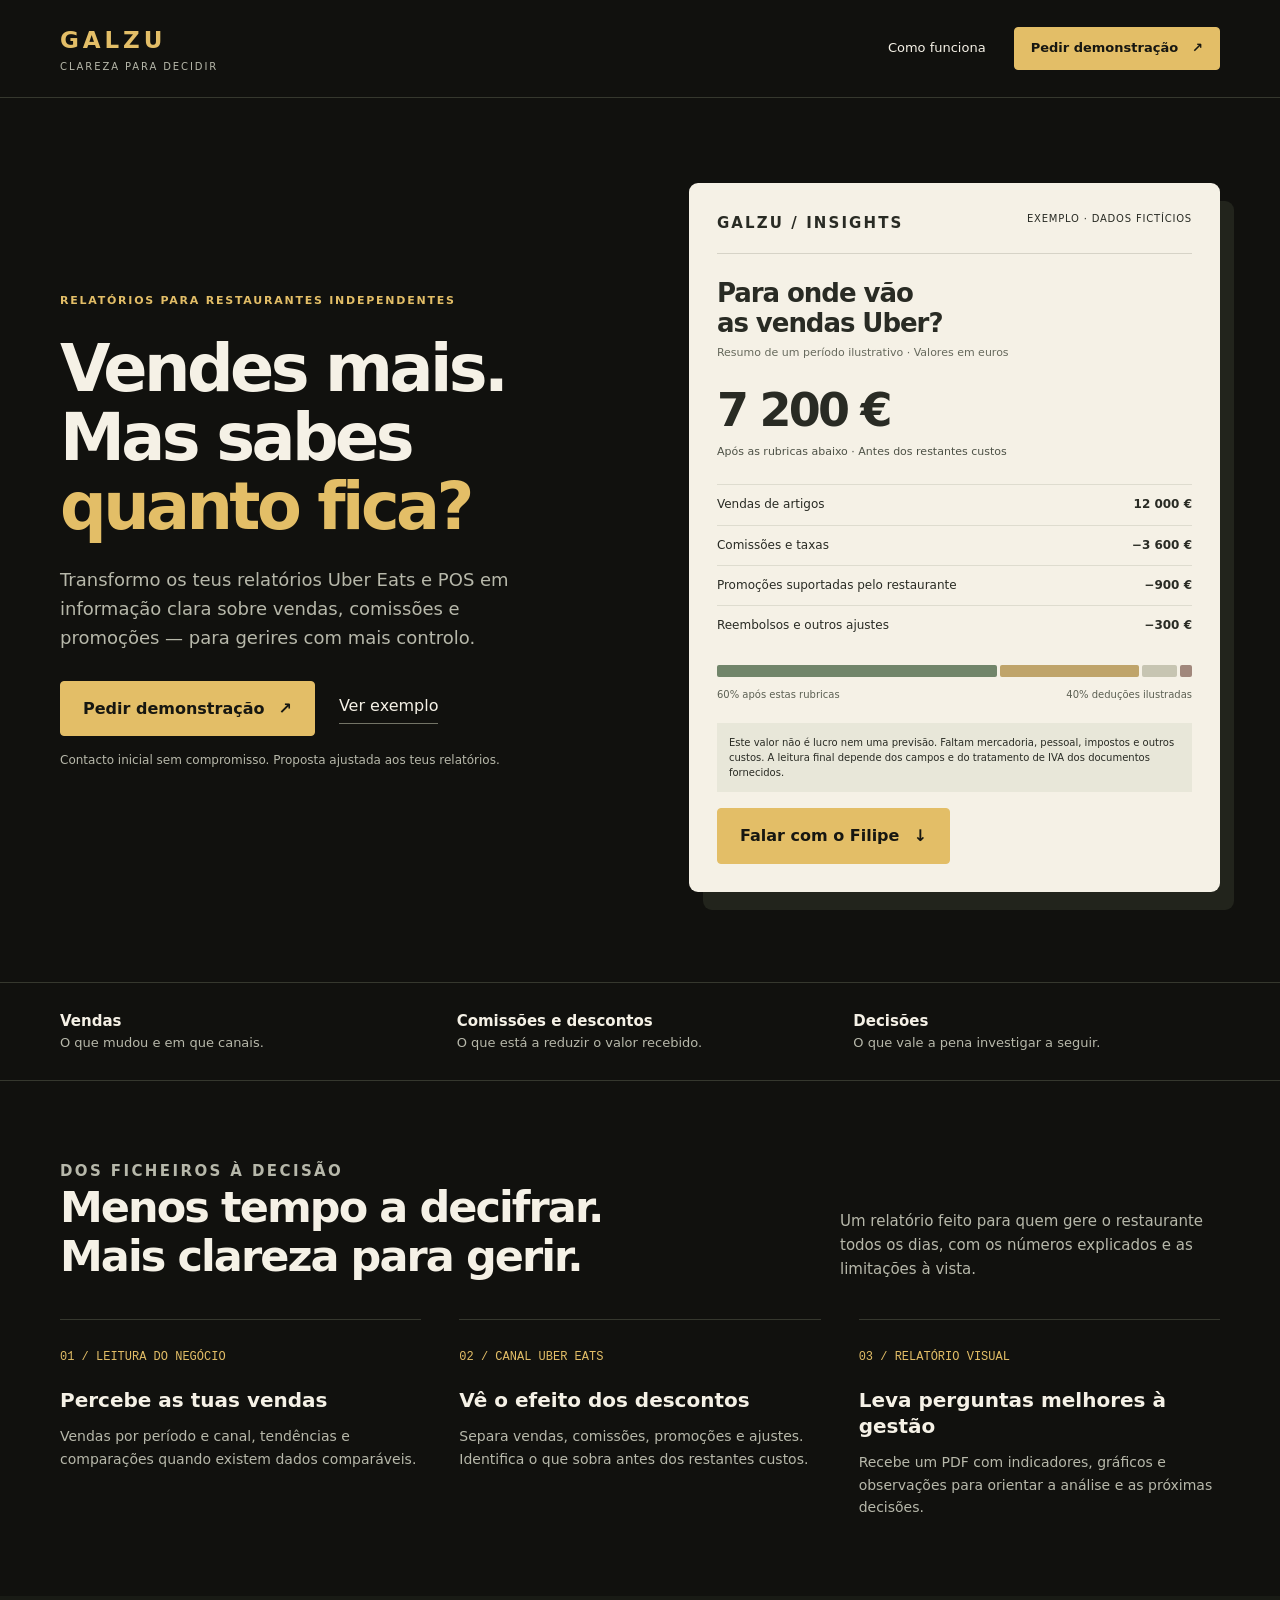
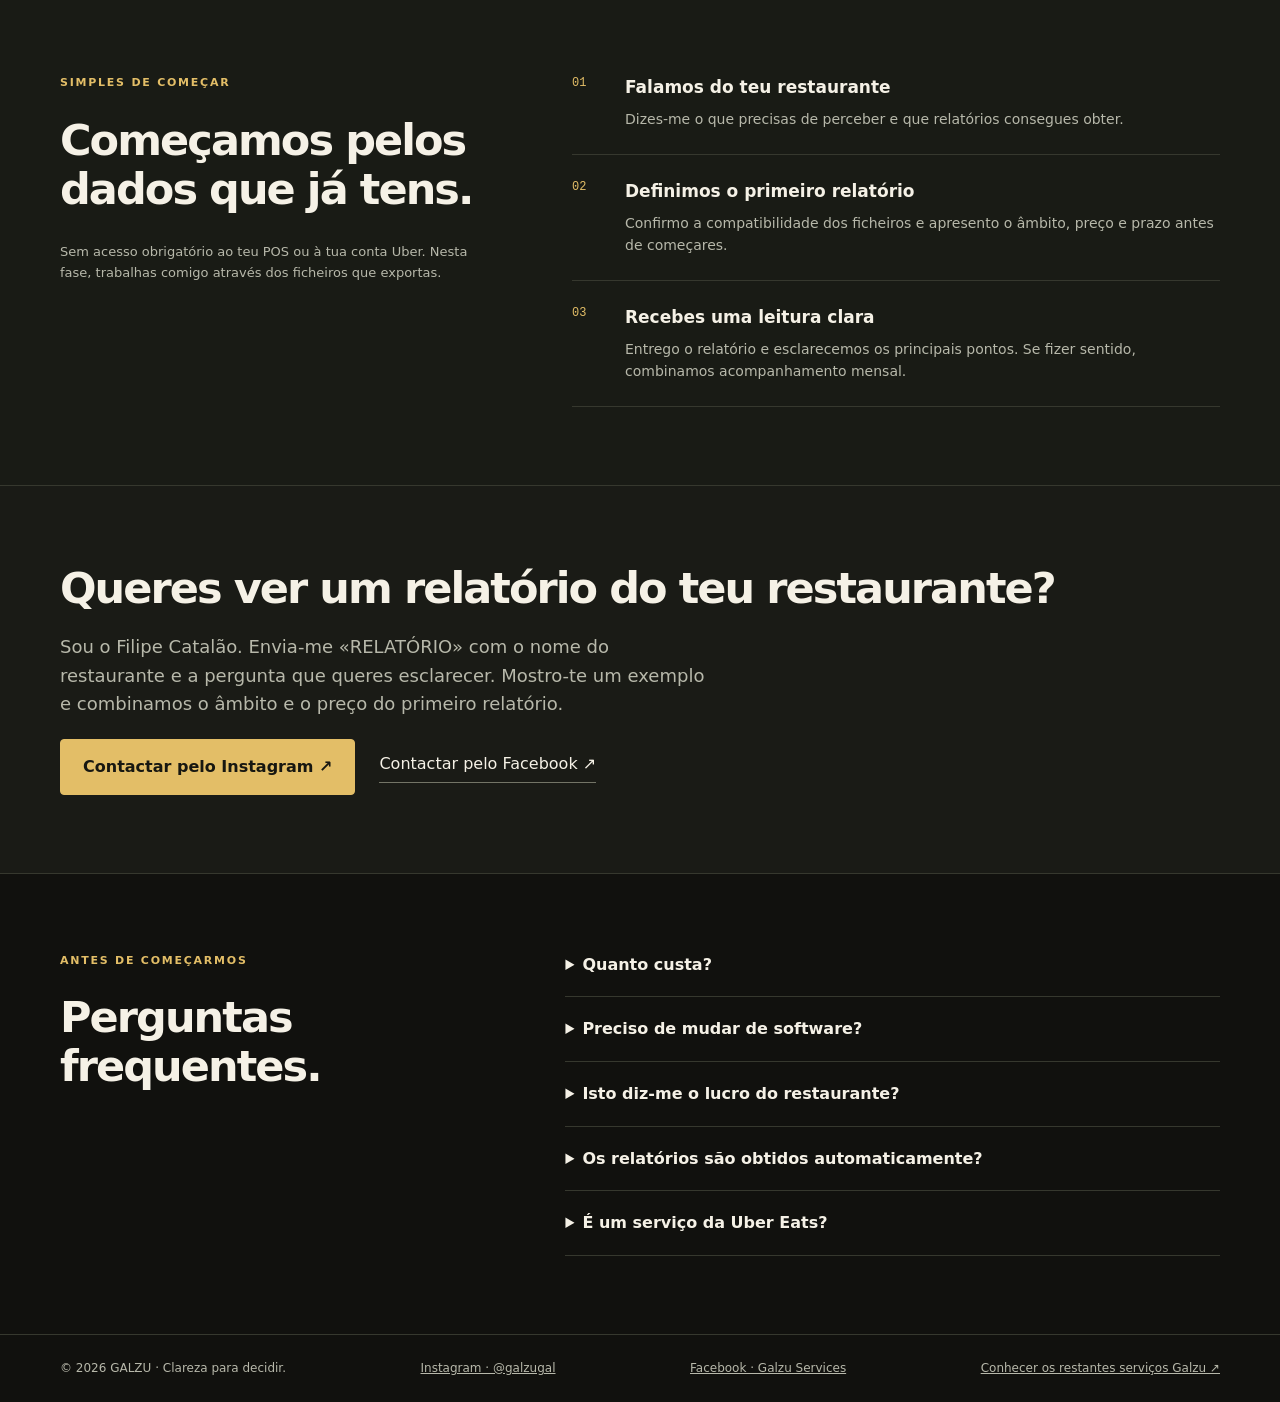
<file: restaurantes/index.html>
<!doctype html>
<html lang="pt-PT">
<head>
<meta charset="utf-8"><meta name="viewport" content="width=device-width,initial-scale=1">
<title>Galzu — Relatórios claros para gerir o teu restaurante</title>
<meta name="description" content="Transformo os relatórios Uber Eats e POS em informação clara sobre vendas, comissões e promoções. Pede uma demonstração para o teu restaurante.">
<meta name="robots" content="noindex,nofollow">
<meta property="og:title" content="Vendes mais. Mas sabes quanto fica? | Galzu">
<meta property="og:description" content="Relatórios claros para restaurantes. Vendas, comissões e promoções, explicadas para apoiar decisões.">
<meta name="theme-color" content="#11110e">
<link rel="stylesheet" href="../galzu-relatorios.css">
</head>
<body>
<a class="skip" href="#conteudo">Saltar para o conteúdo</a>

<div class="top"><header class="wrap"><a class="brand" href="../">GALZU<small>CLAREZA PARA DECIDIR</small></a><nav aria-label="Navegação principal"><a class="quiet" href="#como-funciona">Como funciona</a><a class="button small" href="#contacto">Pedir demonstração <span aria-hidden="true">↗</span></a></nav></header></div>
<main id="conteudo">
<div class="wrap hero"><div><p class="eyebrow">Relatórios para restaurantes independentes</p><h1>Vendes mais.<br>Mas sabes<br><em>quanto fica?</em></h1><p class="intro">Transformo os teus relatórios Uber Eats e POS em informação clara sobre vendas, comissões e promoções — para gerires com mais controlo.</p><div class="actions"><a class="button" href="#contacto">Pedir demonstração <span aria-hidden="true">↗</span></a><a class="text-link" href="#exemplo">Ver exemplo</a></div><p class="micro">Contacto inicial sem compromisso. Proposta ajustada aos teus relatórios.</p></div>
<div class="report" id="exemplo" aria-label="Exemplo ilustrativo de relatório com dados fictícios"><div class="report-top"><span class="report-logo">GALZU / INSIGHTS</span><span>EXEMPLO · DADOS FICTÍCIOS</span></div><h2>Para onde vão<br>as vendas Uber?</h2><p class="caption">Resumo de um período ilustrativo · Valores em euros</p><div class="report-amount">7 200 €</div><span class="report-kicker">Após as rubricas abaixo · Antes dos restantes custos</span><div class="report-row"><span>Vendas de artigos</span><b>12 000 €</b></div><div class="report-row"><span>Comissões e taxas</span><b>−3 600 €</b></div><div class="report-row"><span>Promoções suportadas pelo restaurante</span><b>−900 €</b></div><div class="report-row"><span>Reembolsos e outros ajustes</span><b>−300 €</b></div><div class="waterfall" aria-hidden="true"><span style="width:60%;background:#71856a"></span><span style="width:30%;background:#bfa46a"></span><span style="width:7.5%;background:#c7c5b2"></span><span style="width:2.5%;background:#a1887c"></span></div><div class="legend"><span>60% após estas rubricas</span><span>40% deduções ilustradas</span></div><p class="report-note">Este valor não é lucro nem uma previsão. Faltam mercadoria, pessoal, impostos e outros custos. A leitura final depende dos campos e do tratamento de IVA dos documentos fornecidos.</p>
<a class="button sample-contact" href="#contacto">Falar com o Filipe <span aria-hidden="true">↓</span></a></div></div>
<div class="band"><div class="wrap"><p><b>Vendas</b>O que mudou e em que canais.</p><p><b>Comissões e descontos</b>O que está a reduzir o valor recebido.</p><p><b>Decisões</b>O que vale a pena investigar a seguir.</p></div></div>
<section class="wrap"><div class="section-head"><div><p class="eyebrow">Dos ficheiros à decisão</p><h2>Menos tempo a decifrar.<br>Mais clareza para gerir.</h2></div><p>Um relatório feito para quem gere o restaurante todos os dias, com os números explicados e as limitações à vista.</p></div><div class="numbered"><article class="item"><span class="number">01 / LEITURA DO NEGÓCIO</span><h3>Percebe as tuas vendas</h3><p>Vendas por período e canal, tendências e comparações quando existem dados comparáveis.</p></article><article class="item"><span class="number">02 / CANAL UBER EATS</span><h3>Vê o efeito dos descontos</h3><p>Separa vendas, comissões, promoções e ajustes. Identifica o que sobra antes dos restantes custos.</p></article><article class="item"><span class="number">03 / RELATÓRIO VISUAL</span><h3>Leva perguntas melhores à gestão</h3><p>Recebe um PDF com indicadores, gráficos e observações para orientar a análise e as próximas decisões.</p></article></div></section>
<section class="workflow" id="como-funciona"><div class="wrap process"><div><p class="eyebrow">Simples de começar</p><h2>Começamos pelos<br>dados que já tens.</h2><p class="scope">Sem acesso obrigatório ao teu POS ou à tua conta Uber. Nesta fase, trabalhas comigo através dos ficheiros que exportas.</p></div><ol class="steps"><li><span class="number">01</span><div><h3>Falamos do teu restaurante</h3><p>Dizes-me o que precisas de perceber e que relatórios consegues obter.</p></div></li><li><span class="number">02</span><div><h3>Definimos o primeiro relatório</h3><p>Confirmo a compatibilidade dos ficheiros e apresento o âmbito, preço e prazo antes de começares.</p></div></li><li><span class="number">03</span><div><h3>Recebes uma leitura clara</h3><p>Entrego o relatório e esclarecemos os principais pontos. Se fizer sentido, combinamos acompanhamento mensal.</p></div></li></ol></div></section>
<section class="request" id="contacto"><div class="wrap"><h2>Queres ver um relatório do teu restaurante?</h2><p class="intro">Sou o Filipe Catalão. Envia-me «RELATÓRIO» com o nome do restaurante e a pergunta que queres esclarecer. Mostro-te um exemplo e combinamos o âmbito e o preço do primeiro relatório.</p><div class="actions"><a class="button" href="https://www.instagram.com/galzugal/">Contactar pelo Instagram ↗</a><a class="text-link" href="https://www.facebook.com/galzuservices">Contactar pelo Facebook ↗</a></div></div></section>
<section class="faq"><div class="wrap faq-layout"><div><p class="eyebrow">Antes de começarmos</p><h2>Perguntas frequentes.</h2></div><div><details><summary>Quanto custa?</summary><p>O primeiro contacto é sem compromisso. O preço do piloto e do eventual acompanhamento mensal é apresentado após confirmar os ficheiros, o período e o trabalho necessário.</p></details><details><summary>Preciso de mudar de software?</summary><p>O ponto de partida são os relatórios que já consegues exportar. Confirmamos a compatibilidade antes de acordar o serviço.</p></details><details><summary>Isto diz-me o lucro do restaurante?</summary><p>Uma análise de vendas e deduções Uber não determina, por si só, o lucro. Para analisar o resultado operacional precisamos também de custos e de dados completos. O âmbito e as limitações ficam identificados no relatório.</p></details><details><summary>Os relatórios são obtidos automaticamente?</summary><p>Nesta oferta inicial, forneces os ficheiros exportados. Qualquer automatização futura depende das integrações e acessos efetivamente disponíveis.</p></details><details><summary>É um serviço da Uber Eats?</summary><p>Não. A Galzu presta um serviço independente de análise. Uber Eats é uma marca da respetiva entidade, sem afiliação ou patrocínio implícitos.</p></details></div></div></section>

</main><footer><div class="wrap"><span>© 2026 GALZU · Clareza para decidir.</span><a href="https://www.instagram.com/galzugal/">Instagram · @galzugal</a><a href="https://www.facebook.com/galzuservices">Facebook · Galzu Services</a><a href="../galzu-infraestrutura-local.html#packages">Conhecer os restantes serviços Galzu ↗</a></div></footer>

</body></html>
</file>
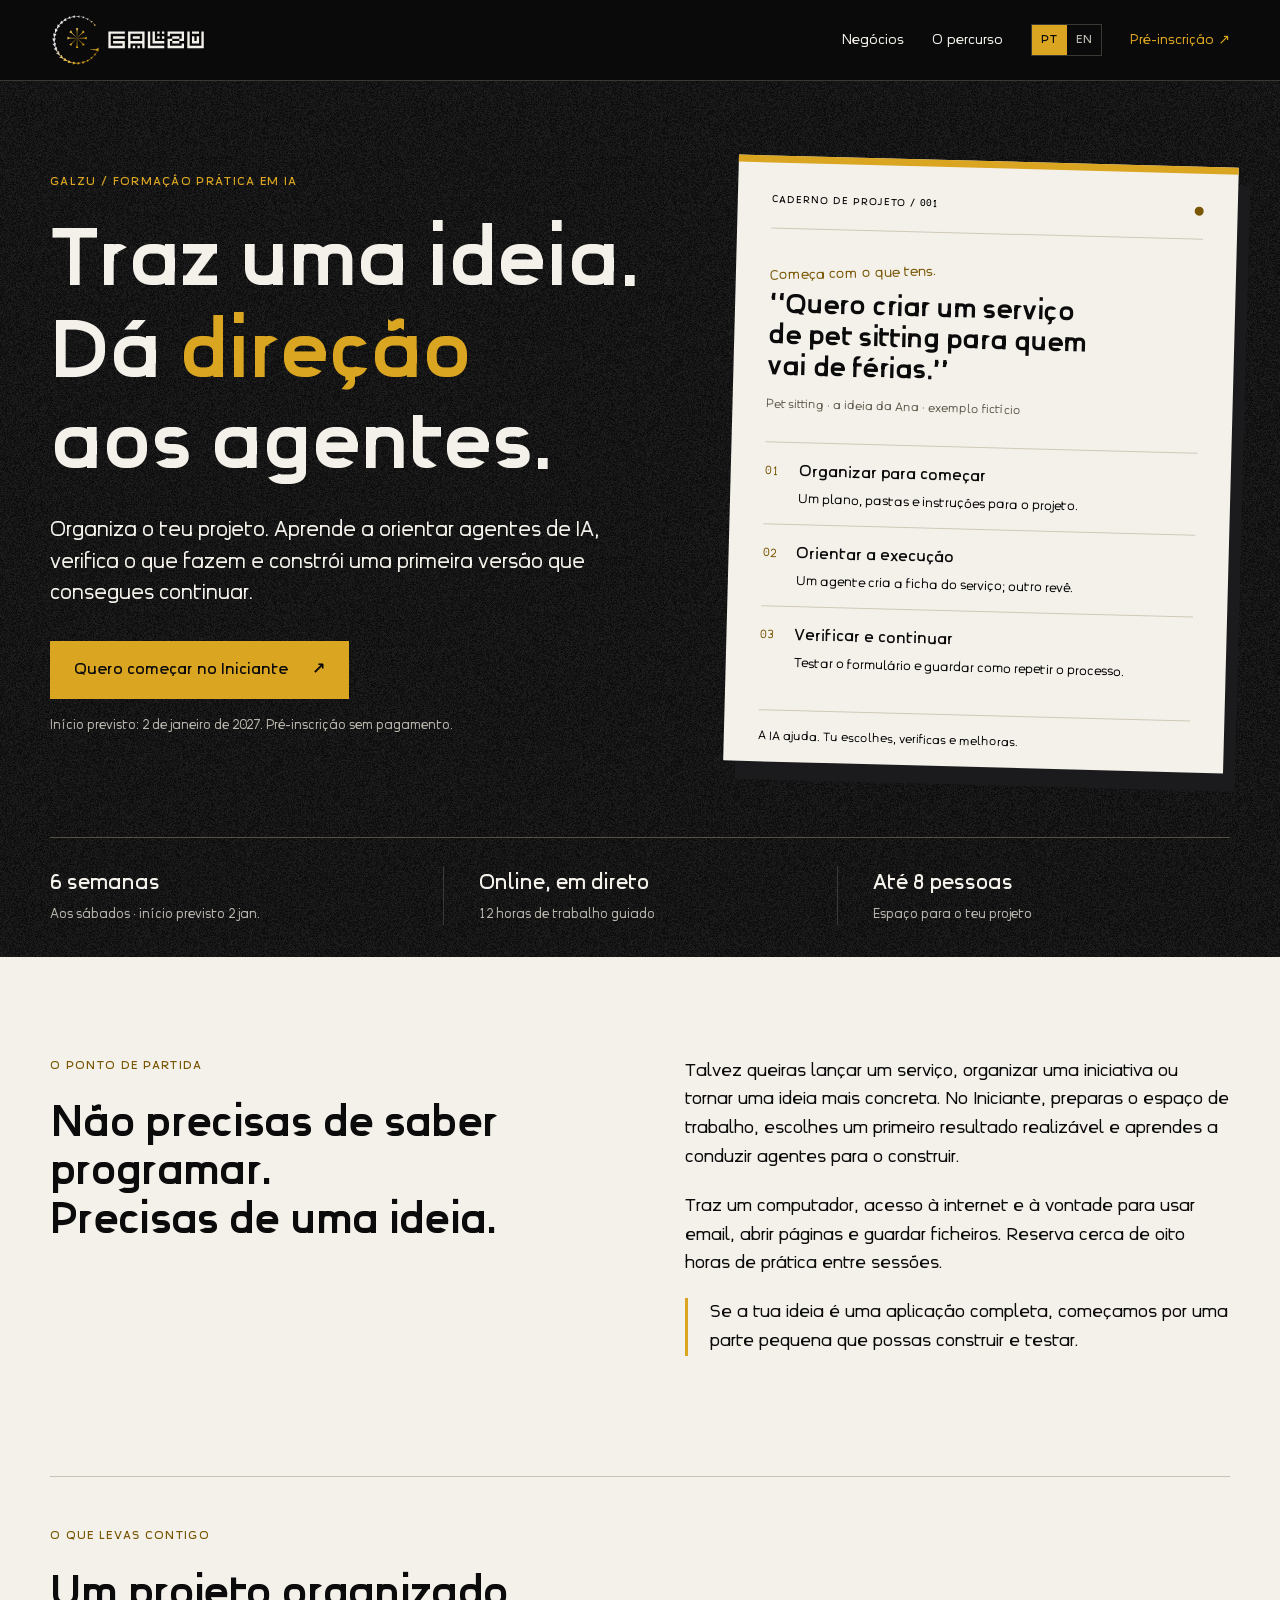
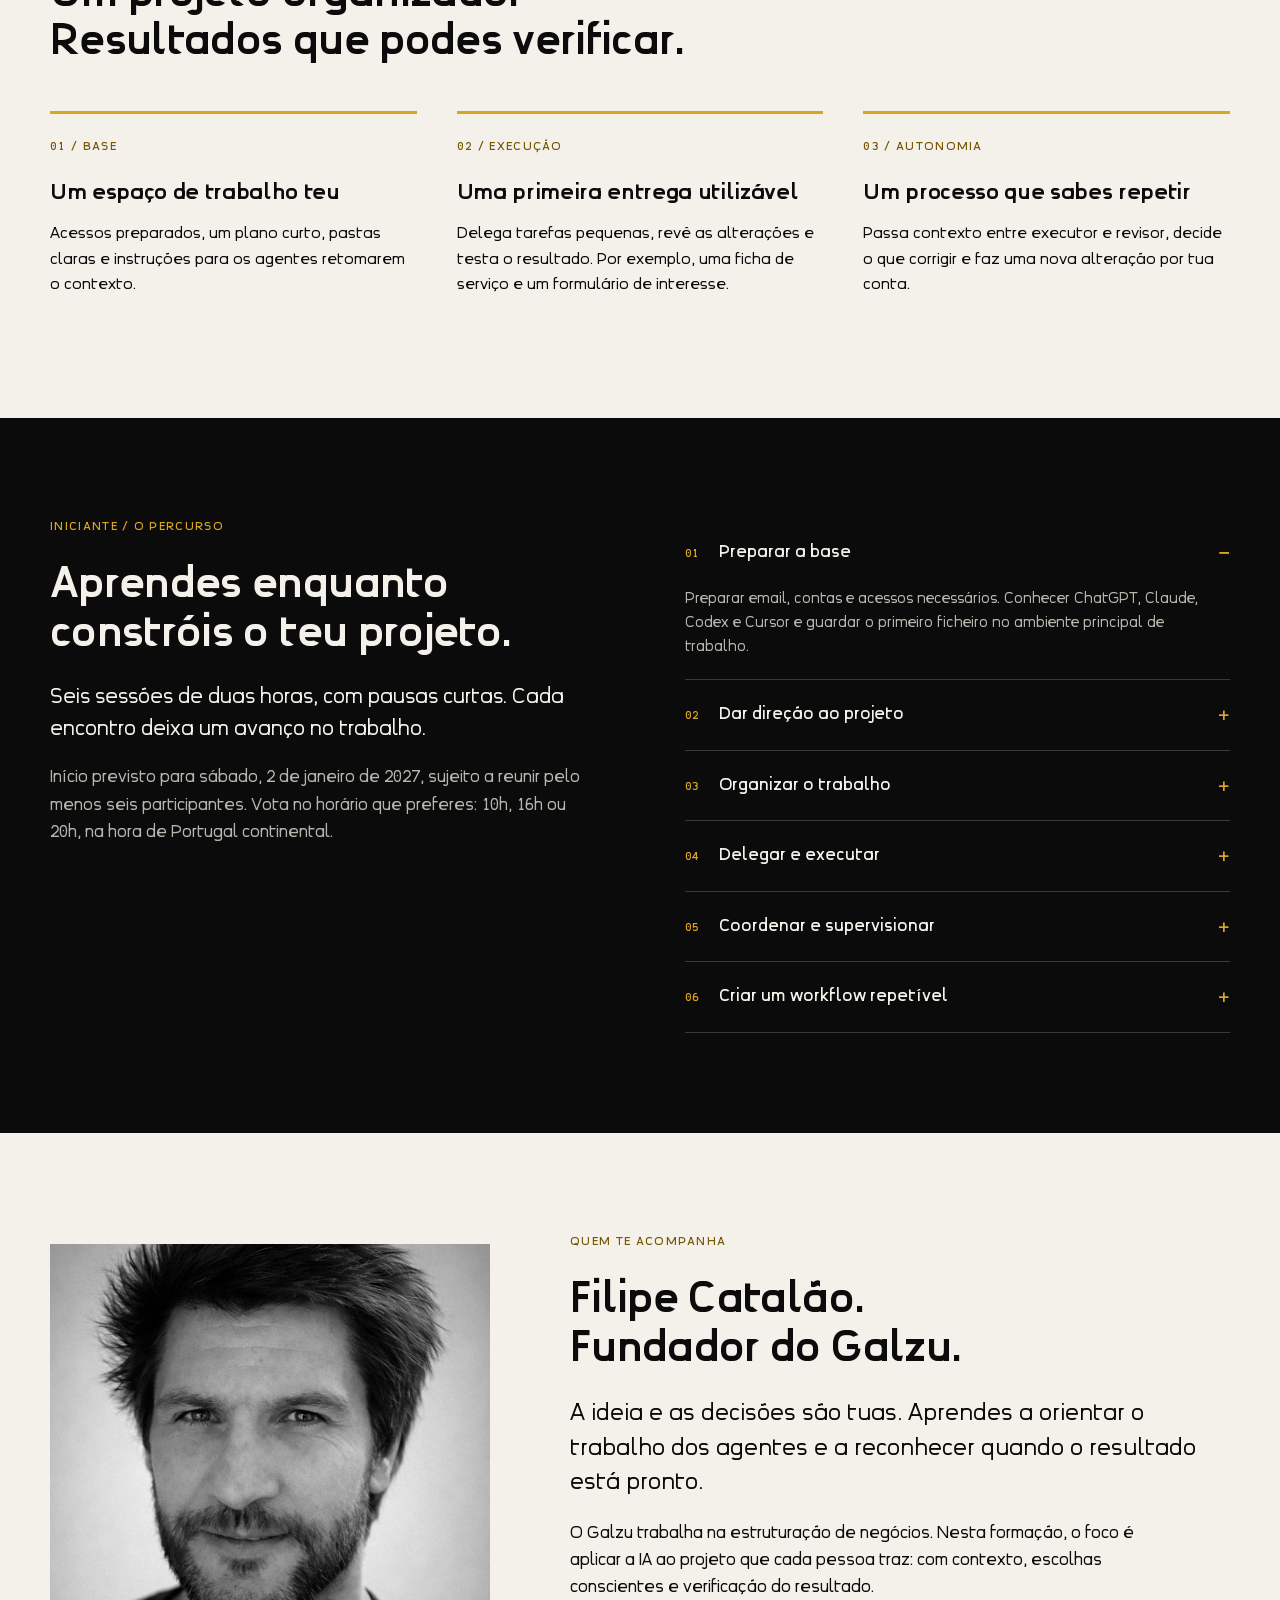
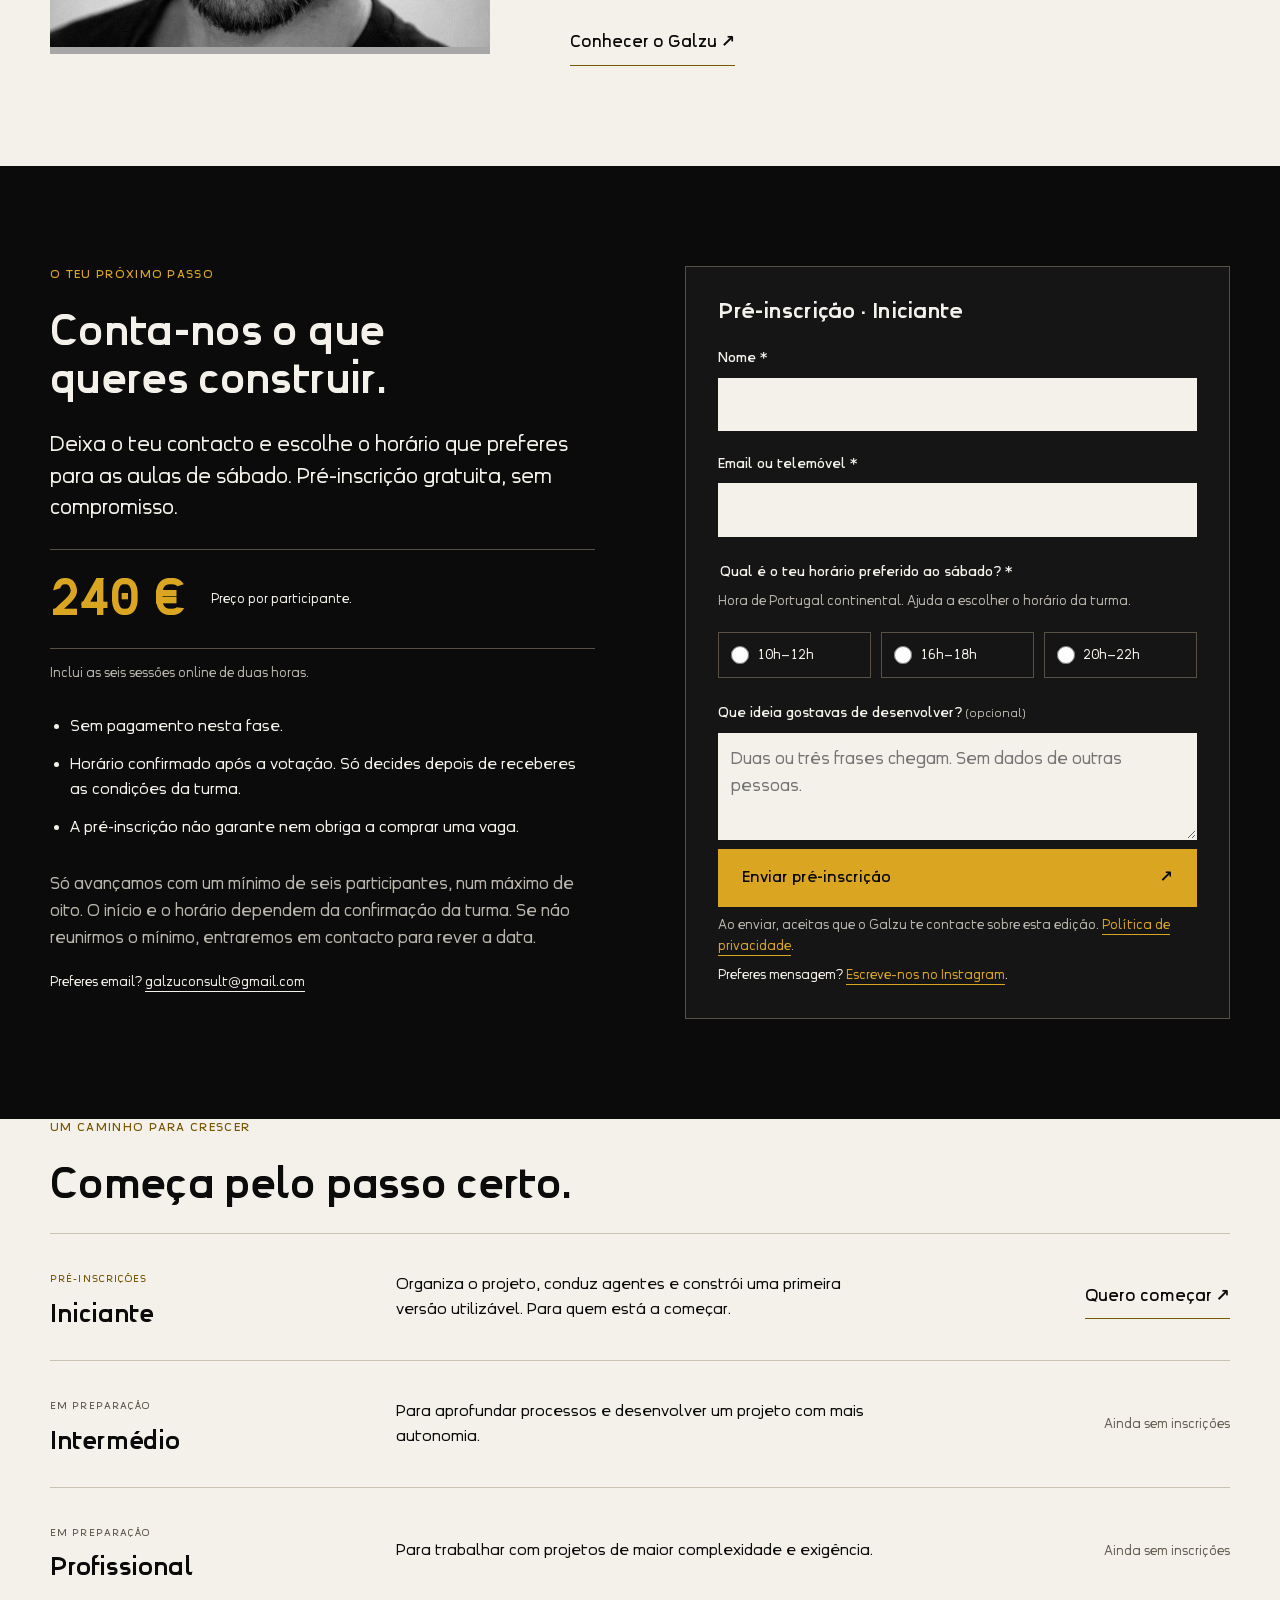
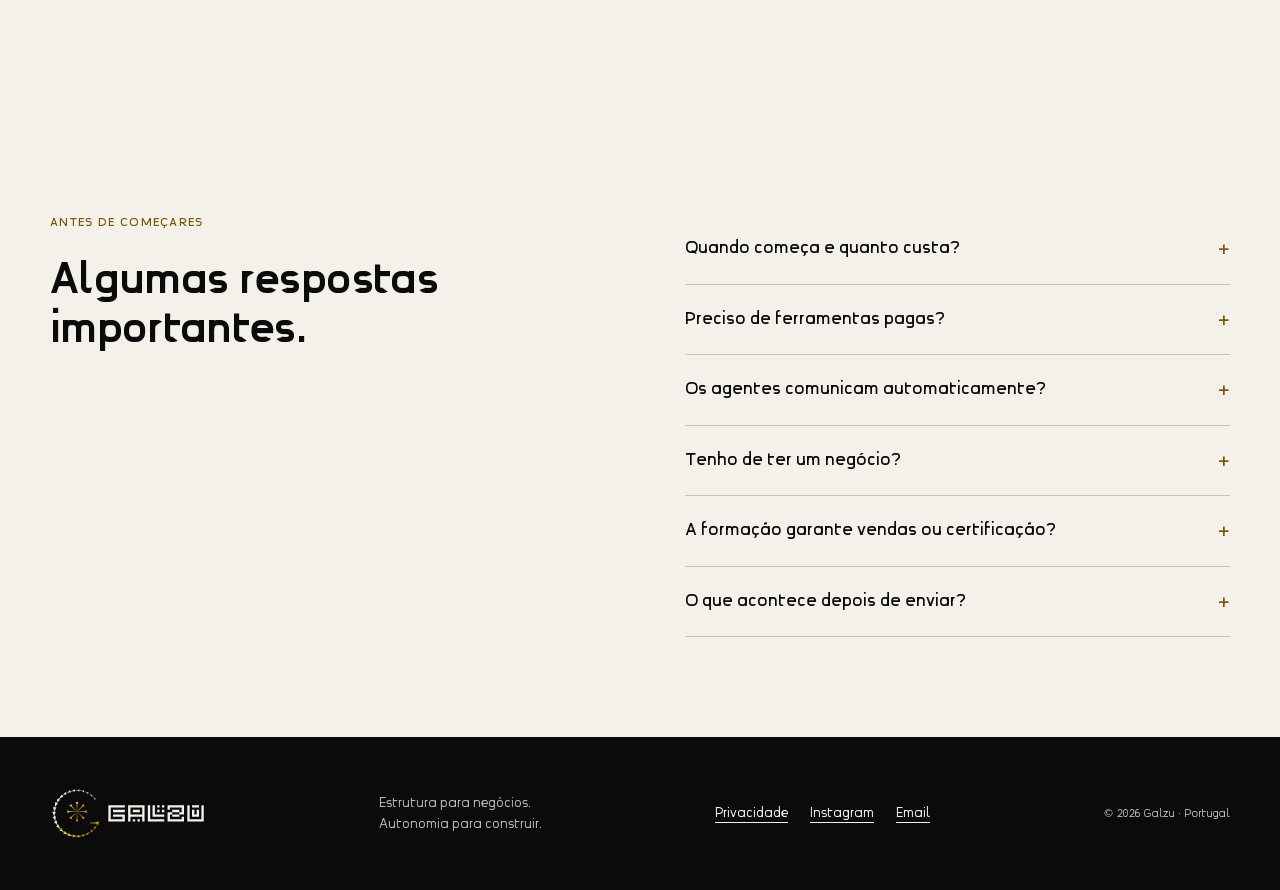
<file: formacao.html>
<!doctype html>
<html lang="pt-PT">
<head>
  <meta charset="utf-8"><meta name="viewport" content="width=device-width,initial-scale=1">
  <title>Iniciante — organiza e executa projetos com agentes de IA | Galzu</title>
  <meta name="description" content="Organiza o teu projeto, aprende a orientar agentes de IA e constrói uma primeira versão. Seis sessões online em português. Iniciante Galzu: 240 €, pré-inscrição sem cobrança.">
  <link rel="canonical" href="https://www.galzu.pro/formacao.html">
  <link rel="alternate" hreflang="pt-PT" href="https://www.galzu.pro/formacao.html"><link rel="alternate" hreflang="en" href="https://www.galzu.pro/training.html">
  <meta property="og:type" content="website"><meta property="og:locale" content="pt_PT"><meta property="og:title" content="Traz uma ideia. Dá direção aos agentes."><meta property="og:description" content="Prepara o ambiente, define o plano e conduz agentes para construir, verificar e melhorar o teu projeto."><meta property="og:url" content="https://www.galzu.pro/formacao.html"><meta property="og:image" content="https://www.galzu.pro/assets/filipe.jpg">
  <meta name="theme-color" content="#0B0B0C"><link rel="icon" href="assets/galzu-favicon.svg" type="image/svg+xml">
  <link rel="stylesheet" href="formacao.css"><script src="formacao.js" defer></script>
</head>
<body>
<a class="skip" href="#conteudo">Saltar para o conteúdo</a>
<header class="top"><div class="wrap nav"><a href="index.html" aria-label="Galzu — página inicial"><img class="logo" src="assets/galzu-assinatura-horizontal-dark.svg" alt="Galzu" width="156" height="32"></a><nav aria-label="Principal"><a class="back" href="index.html">Negócios</a><a href="#percurso">O percurso</a><span class="lang-switch" aria-label="Idioma"><a href="formacao.html" aria-current="page">PT</a><a href="training.html" hreflang="en" lang="en">EN</a></span><a class="nav-cta" href="#inscricao" data-cta="menu">Pré-inscrição <span aria-hidden="true">↗</span></a></nav></div></header>
<main id="conteudo">
<section class="hero dark"><div class="wrap hero-grid"><div><p class="eyebrow">Galzu / Formação prática em IA</p><h1>Traz uma ideia.<br>Dá <em>direção</em><br>aos agentes.</h1><p class="lead">Organiza o teu projeto. Aprende a orientar agentes de IA, verifica o que fazem e constrói uma primeira versão que consegues continuar.</p><a class="button" href="#inscricao" data-cta="hero">Quero começar no Iniciante <span aria-hidden="true">↗</span></a><p class="small muted">Início previsto: 2 de janeiro de 2027. Pré-inscrição sem pagamento.</p></div>
<div class="project-sheet" aria-label="Exemplo fictício de um projeto desenvolvido na formação"><div class="sheet-top"><span>Caderno de projeto / 001</span><span class="dot" aria-hidden="true"></span></div><p class="hand-note">Começa com o que tens.</p><h2>“Quero criar um serviço<br>de pet sitting para quem<br>vai de férias.”</h2><p class="sheet-caption">Pet sitting · a ideia da Ana · exemplo fictício</p><ol class="project-steps"><li><span>01</span><div><strong>Organizar para começar</strong><p>Um plano, pastas e instruções para o projeto.</p></div></li><li><span>02</span><div><strong>Orientar a execução</strong><p>Um agente cria a ficha do serviço; outro revê.</p></div></li><li><span>03</span><div><strong>Verificar e continuar</strong><p>Testar o formulário e guardar como repetir o processo.</p></div></li></ol><div class="sheet-bottom">A IA ajuda. Tu escolhes, verificas e melhoras.</div></div></div>
<div class="wrap fact-strip"><div><strong>6 semanas</strong><span>Aos sábados · início previsto 2 jan.</span></div><div><strong>Online, em direto</strong><span>12 horas de trabalho guiado</span></div><div><strong>Até 8 pessoas</strong><span>Espaço para o teu projeto</span></div></div></section>
<section class="paper section"><div class="wrap split"><div><p class="eyebrow">O ponto de partida</p><h2>Não precisas de saber programar.<br>Precisas de uma ideia.</h2></div><div class="body-copy"><p>Talvez queiras lançar um serviço, organizar uma iniciativa ou tornar uma ideia mais concreta. No Iniciante, preparas o espaço de trabalho, escolhes um primeiro resultado realizável e aprendes a conduzir agentes para o construir.</p><p>Traz um computador, acesso à internet e à vontade para usar email, abrir páginas e guardar ficheiros. Reserva cerca de oito horas de prática entre sessões.</p><p class="rule-note">Se a tua ideia é uma aplicação completa, começamos por uma parte pequena que possas construir e testar.</p></div></div></section>
<section class="paper section outcomes"><div class="wrap"><div class="section-head"><p class="eyebrow">O que levas contigo</p><h2>Um projeto organizado.<br>Resultados que podes verificar.</h2></div><div class="outcome-grid"><article><span class="number">01 / BASE</span><h3>Um espaço de trabalho teu</h3><p>Acessos preparados, um plano curto, pastas claras e instruções para os agentes retomarem o contexto.</p></article><article><span class="number">02 / EXECUÇÃO</span><h3>Uma primeira entrega utilizável</h3><p>Delega tarefas pequenas, revê as alterações e testa o resultado. Por exemplo, uma ficha de serviço e um formulário de interesse.</p></article><article><span class="number">03 / AUTONOMIA</span><h3>Um processo que sabes repetir</h3><p>Passa contexto entre executor e revisor, decide o que corrigir e faz uma nova alteração por tua conta.</p></article></div></div></section>
<section class="dark section" id="percurso"><div class="wrap split"><div><p class="eyebrow">Iniciante / O percurso</p><h2>Aprendes enquanto<br>constróis o teu projeto.</h2><p class="lead">Seis sessões de duas horas, com pausas curtas. Cada encontro deixa um avanço no trabalho.</p><p class="muted">Início previsto para sábado, 2 de janeiro de 2027, sujeito a reunir pelo menos seis participantes. Vota no horário que preferes: 10h, 16h ou 20h, na hora de Portugal continental.</p></div><div class="sessions">
<details open><summary><span>01</span>Preparar a base</summary><p>Preparar email, contas e acessos necessários. Conhecer ChatGPT, Claude, Codex e Cursor e guardar o primeiro ficheiro no ambiente principal de trabalho.</p></details>
<details><summary><span>02</span>Dar direção ao projeto</summary><p>Definir objetivo, primeira versão, prioridades, limites e critério de conclusão. Transformar uma ideia num plano curto e executável.</p></details>
<details><summary><span>03</span>Organizar o trabalho</summary><p>Desenhar uma árvore de pastas pequena, guardar as versões de referência e escrever instruções para retomar o projeto entre conversas.</p></details>
<details><summary><span>04</span>Delegar e executar</summary><p>Dar contexto, tarefa, limites e resultado esperado a um agente. Acompanhar alterações e construir uma primeira entrega utilizável.</p></details>
<details><summary><span>05</span>Coordenar e supervisionar</summary><p>Passar trabalho entre executor e revisor, avaliar divergências e decidir o que corrigir. Testar o resultado e evitar revisões sem fim.</p></details>
<details><summary><span>06</span>Criar um workflow repetível</summary><p>Fazer uma alteração com autonomia e repetir o processo: objetivo, tarefa, execução, revisão, teste e decisão. Deixar próximos passos claros.</p></details>
</div></div></section>
<section class="paper section"><div class="wrap teacher"><img src="assets/filipe.jpg" alt="Filipe Catalão, fundador do Galzu e formador" width="560" height="650" loading="lazy"><div><p class="eyebrow">Quem te acompanha</p><h2>Filipe Catalão.<br>Fundador do Galzu.</h2><p class="lead">A ideia e as decisões são tuas. Aprendes a orientar o trabalho dos agentes e a reconhecer quando o resultado está pronto.</p><p>O Galzu trabalha na estruturação de negócios. Nesta formação, o foco é aplicar a IA ao projeto que cada pessoa traz: com contexto, escolhas conscientes e verificação do resultado.</p><a class="text-link" href="index.html">Conhecer o Galzu <span aria-hidden="true">↗</span></a></div></div></section>
<section class="dark section" id="inscricao"><div class="wrap signup"><div class="signup-intro"><p class="eyebrow">O teu próximo passo</p><h2>Conta-nos o que<br>queres construir.</h2><p class="lead">Deixa o teu contacto e escolhe o horário que preferes para as aulas de sábado. Pré-inscrição gratuita, sem compromisso.</p></div><div class="signup-details"><div class="price"><strong>240 €</strong><span>Preço por participante.</span></div><p class="small muted">Inclui as seis sessões online de duas horas.</p><ul class="plain-list"><li>Sem pagamento nesta fase.</li><li>Horário confirmado após a votação. Só decides depois de receberes as condições da turma.</li><li>A pré-inscrição não garante nem obriga a comprar uma vaga.</li></ul><p class="muted">Só avançamos com um mínimo de seis participantes, num máximo de oito. O início e o horário dependem da confirmação da turma. Se não reunirmos o mínimo, entraremos em contacto para rever a data.</p><p class="small">Preferes email? <a href="mailto:galzuconsult@gmail.com?subject=Forma%C3%A7%C3%A3o%20IA%20%E2%80%94%20Iniciante">galzuconsult@gmail.com</a></p></div>
<form id="training-form" class="signup-form" action="https://api.web3forms.com/submit" method="post"><input type="hidden" name="access_key" value="89fd7cd4-eab7-43d0-8bdd-4a0d3c5311d6"><input type="hidden" name="subject" value="Formação Galzu — pré-inscrição Iniciante"><input type="hidden" name="from_name" value="Galzu Formação"><input type="hidden" name="curso" value="Iniciante"><input type="checkbox" name="botcheck" class="honeypot" tabindex="-1" aria-hidden="true">
<h3>Pré-inscrição · Iniciante</h3><label for="nome">Nome *</label><input id="nome" name="name" autocomplete="name" maxlength="100" required><label for="contacto">Email ou telemóvel *</label><input id="contacto" name="contacto" type="text" autocomplete="email" maxlength="254" required pattern="\s*([^@\s]+@[^@\s]+\.[^@\s]+|\+?[0-9][0-9 \(\)\-]{7,18})\s*" title="Escreve um email ou um número de telemóvel."><fieldset class="schedule"><legend>Qual é o teu horário preferido ao sábado? *</legend><p id="schedule-help" class="small muted">Hora de Portugal continental. Ajuda a escolher o horário da turma.</p><div class="schedule-options"><label><input type="radio" name="horario_preferido" value="Sábado 10:00–12:00 (Europe/Lisbon)" required aria-describedby="schedule-help"><span>10h–12h</span></label><label><input type="radio" name="horario_preferido" value="Sábado 16:00–18:00 (Europe/Lisbon)" required><span>16h–18h</span></label><label><input type="radio" name="horario_preferido" value="Sábado 20:00–22:00 (Europe/Lisbon)" required><span>20h–22h</span></label></div></fieldset><label for="projeto">Que ideia gostavas de desenvolver? <span class="optional">(opcional)</span></label><textarea id="projeto" name="projeto" rows="3" maxlength="1500" placeholder="Duas ou três frases chegam. Sem dados de outras pessoas."></textarea><button class="button" type="submit">Enviar pré-inscrição <span aria-hidden="true">↗</span></button><p class="small muted form-note">Ao enviar, aceitas que o Galzu te contacte sobre esta edição. <a href="privacidade.html">Política de privacidade</a>.</p><p class="small form-alt">Preferes mensagem? <a href="https://ig.me/m/galzugal" data-cta="dm_instagram">Escreve-nos no Instagram</a>.</p><p id="form-status" role="status" aria-live="polite" tabindex="-1"></p><noscript><p>O envio abre a confirmação do serviço Web3Forms. Também podes escrever-nos por email.</p></noscript></form></div></section>
<section class="paper section levels"><div class="wrap"><p class="eyebrow">Um caminho para crescer</p><h2>Começa pelo passo certo.</h2><div class="level-row current"><div><span class="status">Pré-inscrições</span><h3>Iniciante</h3></div><p>Organiza o projeto, conduz agentes e constrói uma primeira versão utilizável. Para quem está a começar.</p><a class="text-link" href="#inscricao" data-cta="nivel">Quero começar <span aria-hidden="true">↗</span></a></div><div class="level-row"><div><span class="status">Em preparação</span><h3>Intermédio</h3></div><p>Para aprofundar processos e desenvolver um projeto com mais autonomia.</p><span class="muted">Ainda sem inscrições</span></div><div class="level-row"><div><span class="status">Em preparação</span><h3>Profissional</h3></div><p>Para trabalhar com projetos de maior complexidade e exigência.</p><span class="muted">Ainda sem inscrições</span></div></div></section>
<section class="paper section faq"><div class="wrap split"><div><p class="eyebrow">Antes de começares</p><h2>Algumas respostas<br>importantes.</h2></div><div class="sessions"><details><summary>Quando começa e quanto custa?</summary><p>O início está previsto para sábado, 2 de janeiro de 2027, sujeito a um mínimo de seis participantes. São seis sábados, com sessões de duas horas. No formulário podes votar nas 10h, 16h ou 20h (Portugal continental). O preço é de 240 € por participante. Recebes o horário confirmado e as condições da turma antes de qualquer compromisso ou pagamento.</p></details><details><summary>Preciso de ferramentas pagas?</summary><p>Conheces ChatGPT, Claude, Codex e Cursor e praticas num ambiente principal. Não precisas de dominar quatro ferramentas nem de ter quatro subscrições.</p></details><details><summary>Os agentes comunicam automaticamente?</summary><p>Aprendes a passar contexto entre um executor e um revisor e a supervisionar decisões e resultados. Essa passagem pode ser manual. A coordenação automática pode ser demonstrada quando disponível; não prometemos uma ligação automática universal entre as quatro ferramentas.</p></details><details><summary>Tenho de ter um negócio?</summary><p>Não. Podes trazer uma ideia de serviço, uma iniciativa pessoal ou outro projeto. Escolhemos uma primeira versão que caiba no percurso do Iniciante.</p></details><details><summary>A formação garante vendas ou certificação?</summary><p>Não promete receitas, emprego ou certificação profissional. O objetivo é aprenderes a organizar o projeto, orientar agentes, construir e testar uma primeira versão e continuar com autonomia.</p></details><details><summary>O que acontece depois de enviar?</summary><p>O teu pedido e a preferência de horário chegam ao Galzu. Depois de reunirmos seis participantes e verificarmos a compatibilidade de horários, entraremos em contacto para confirmar as condições da edição. A pré-inscrição não te inscreve numa newsletter nem confirma uma vaga.</p></details></div></div></section>
</main><footer class="dark"><div class="wrap footer-row"><a href="index.html"><img class="logo" src="assets/galzu-assinatura-horizontal-dark.svg" alt="Galzu" width="156" height="32"></a><p>Estrutura para negócios.<br>Autonomia para construir.</p><nav aria-label="Rodapé"><a href="privacidade.html">Privacidade</a><a href="https://www.instagram.com/galzugal/">Instagram</a><a href="mailto:galzuconsult@gmail.com">Email</a></nav><small>© 2026 Galzu · Portugal</small></div></footer>
</body></html>
</file>
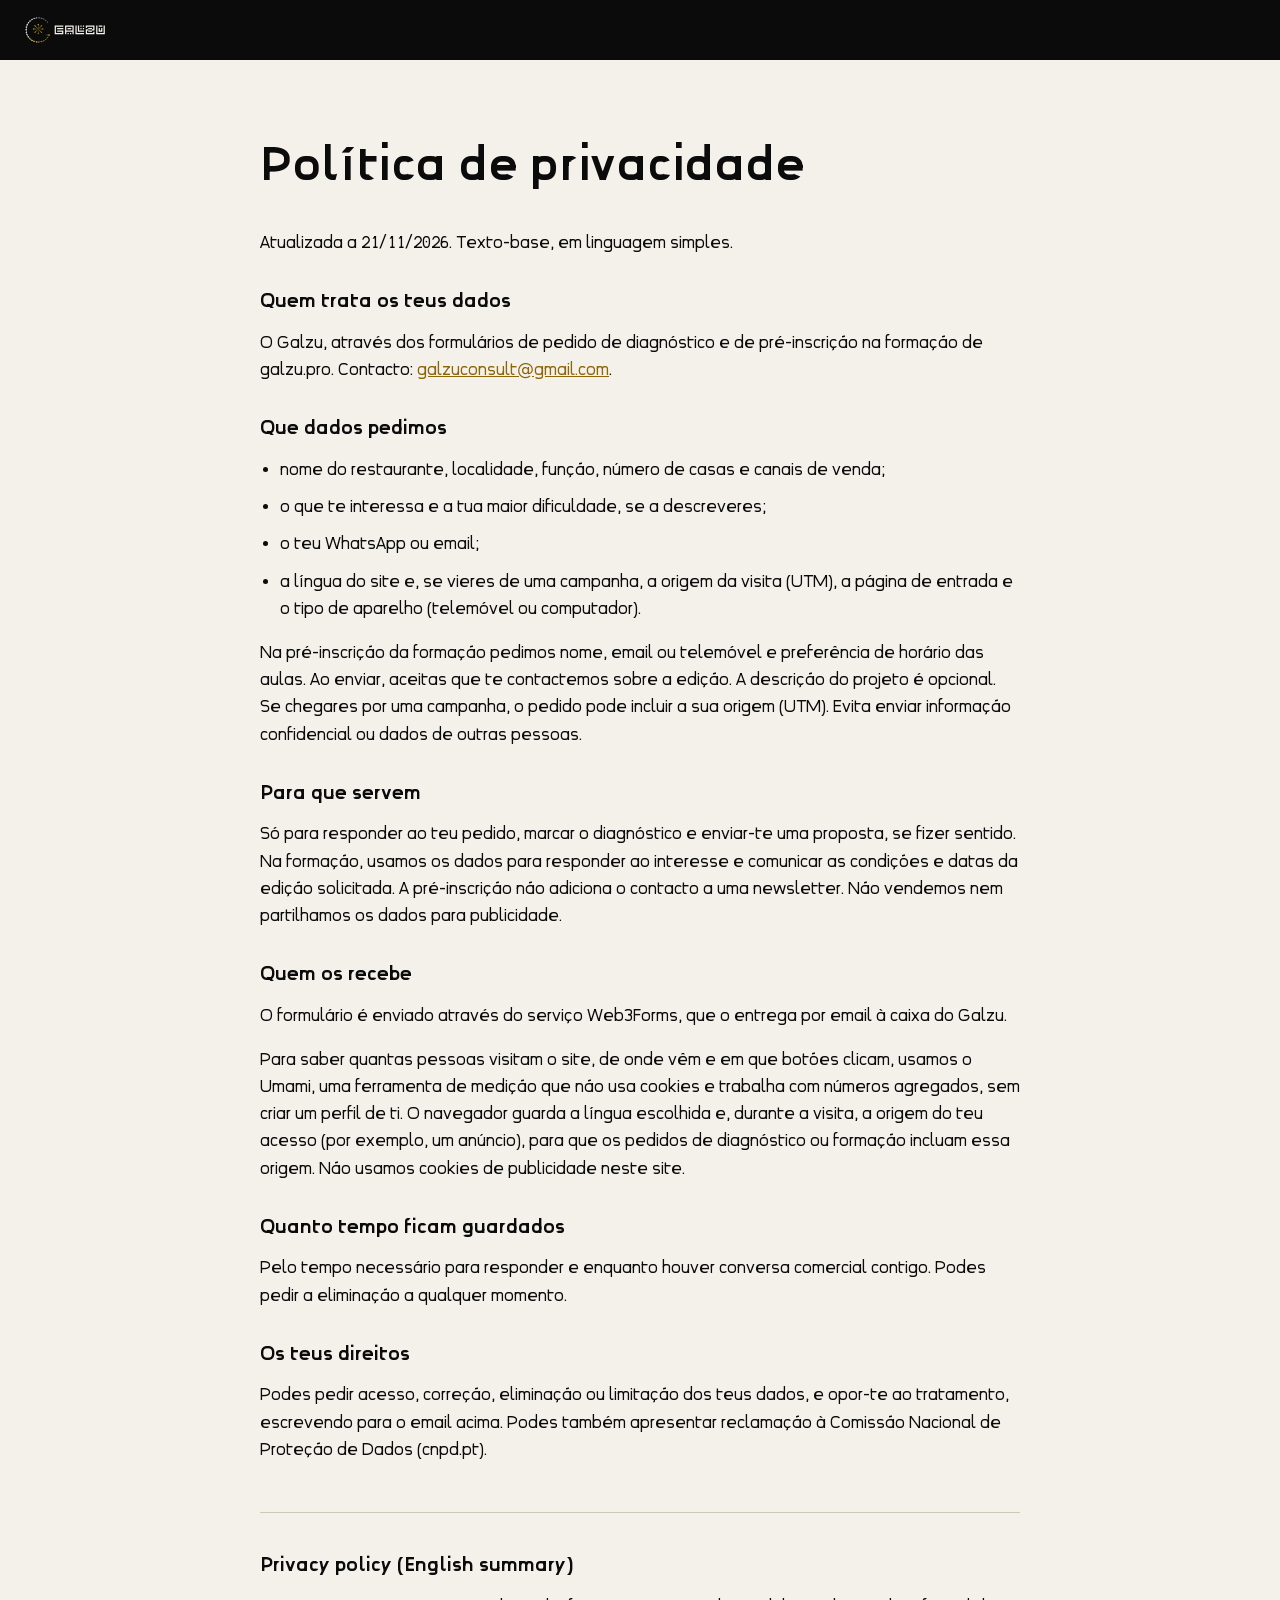
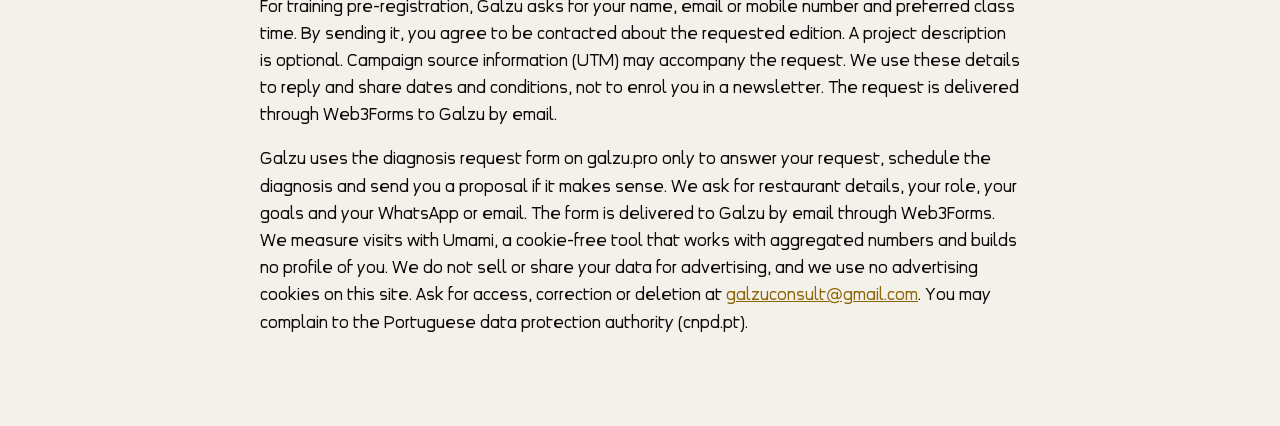
<file: privacidade.html>
<!DOCTYPE html>
<html lang="pt">
<head>
<meta charset="utf-8">
<meta name="viewport" content="width=device-width, initial-scale=1">
<title>Política de privacidade | Galzu</title>
<meta name="robots" content="noindex">
<link rel="icon" href="/favicon.ico" sizes="48x48">
<link rel="icon" href="assets/galzu-favicon.svg" type="image/svg+xml">
<link rel="icon" href="assets/galzu-favicon-48.png" type="image/png" sizes="48x48">
<link rel="icon" href="assets/galzu-favicon-192.png" type="image/png" sizes="192x192">
<link rel="apple-touch-icon" href="assets/apple-touch-icon.png">
<style>
/* Fonte própria Galzu Proto 1A r5 (WOFF em assets/fonts). Inter fica de reserva para os glifos que a r5 não cobre. */
@font-face { font-family: 'Inter Display'; font-weight: 800; font-display: swap; src: url('assets/fonts/GalzuProto1Ar5-Bold.woff') format('woff'); }
@font-face { font-family: 'Inter Display'; font-weight: 700; font-display: swap; src: url('assets/fonts/GalzuProto1Ar5-Semibold.woff') format('woff'); }
@font-face { font-family: 'Inter'; font-weight: 400; font-display: swap; src: url('assets/fonts/GalzuProto1Ar5-Regular.woff') format('woff'); }
@font-face { font-family: 'Inter'; font-weight: 500; font-display: swap; src: url('assets/fonts/GalzuProto1Ar5-Medium.woff') format('woff'); }
@font-face { font-family: 'Inter'; font-weight: 600; font-display: swap; src: url('assets/fonts/GalzuProto1Ar5-Semibold.woff') format('woff'); }
@font-face { font-family: 'Inter'; font-weight: 700; font-display: swap; src: url('assets/fonts/GalzuProto1Ar5-Semibold.woff') format('woff'); }
@font-face { font-family: 'InterReal'; font-weight: 400; src: url('assets/fonts/Inter-Regular.ttf'); }
body { font-family: 'Inter', 'InterReal', system-ui, sans-serif; }
h1 { letter-spacing: -.005em !important; }
body { margin: 0; background: #F4F1EA; color: #0B0B0C; font: 400 17px/1.6 'Inter', system-ui, sans-serif; }
header { background: #0B0B0C; padding: 16px 24px; } header img { height: 28px; display: block; }
main { width: min(760px, calc(100% - 32px)); margin: 0 auto; padding: 48px 0 72px; }
h1 { font: 800 clamp(2rem, 5vw, 3rem)/1.1 'Inter Display', sans-serif; padding-bottom: .1em; }
h2 { font: 800 1.25rem/1.2 'Inter Display', sans-serif; margin-top: 32px; }
p, li { margin-top: 10px; } ul { padding-left: 1.2em; }
a { color: #8C6508; } .en { margin-top: 48px; padding-top: 8px; border-top: 1px solid #CFC8B8; }
</style>
</head>
<body>
<header><a href="index.html"><img src="assets/galzu-assinatura-horizontal-dark.svg" alt="Galzu"></a></header>
<main>
<h1>Política de privacidade</h1>
<p>Atualizada a 21/11/2026. Texto-base, em linguagem simples.</p>
<h2>Quem trata os teus dados</h2>
<p>O Galzu, através dos formulários de pedido de diagnóstico e de pré-inscrição na formação de galzu.pro. Contacto: <a href="mailto:galzuconsult@gmail.com">galzuconsult@gmail.com</a>.</p>
<h2>Que dados pedimos</h2>
<ul><li>nome do restaurante, localidade, função, número de casas e canais de venda;</li><li>o que te interessa e a tua maior dificuldade, se a descreveres;</li><li>o teu WhatsApp ou email;</li><li>a língua do site e, se vieres de uma campanha, a origem da visita (UTM), a página de entrada e o tipo de aparelho (telemóvel ou computador).</li></ul>
<p>Na pré-inscrição da formação pedimos nome, email ou telemóvel e preferência de horário das aulas. Ao enviar, aceitas que te contactemos sobre a edição. A descrição do projeto é opcional. Se chegares por uma campanha, o pedido pode incluir a sua origem (UTM). Evita enviar informação confidencial ou dados de outras pessoas.</p>
<h2>Para que servem</h2>
<p>Só para responder ao teu pedido, marcar o diagnóstico e enviar-te uma proposta, se fizer sentido. Na formação, usamos os dados para responder ao interesse e comunicar as condições e datas da edição solicitada. A pré-inscrição não adiciona o contacto a uma newsletter. Não vendemos nem partilhamos os dados para publicidade.</p>
<h2>Quem os recebe</h2>
<p>O formulário é enviado através do serviço Web3Forms, que o entrega por email à caixa do Galzu.</p>
<p>Para saber quantas pessoas visitam o site, de onde vêm e em que botões clicam, usamos o Umami, uma ferramenta de medição que não usa cookies e trabalha com números agregados, sem criar um perfil de ti. O navegador guarda a língua escolhida e, durante a visita, a origem do teu acesso (por exemplo, um anúncio), para que os pedidos de diagnóstico ou formação incluam essa origem. Não usamos cookies de publicidade neste site.</p>
<h2>Quanto tempo ficam guardados</h2>
<p>Pelo tempo necessário para responder e enquanto houver conversa comercial contigo. Podes pedir a eliminação a qualquer momento.</p>
<h2>Os teus direitos</h2>
<p>Podes pedir acesso, correção, eliminação ou limitação dos teus dados, e opor-te ao tratamento, escrevendo para o email acima. Podes também apresentar reclamação à Comissão Nacional de Proteção de Dados (cnpd.pt).</p>
<section class="en" id="en" lang="en">
<h2>Privacy policy (English summary)</h2>
<p>For training pre-registration, Galzu asks for your name, email or mobile number and preferred class time. By sending it, you agree to be contacted about the requested edition. A project description is optional. Campaign source information (UTM) may accompany the request. We use these details to reply and share dates and conditions, not to enrol you in a newsletter. The request is delivered through Web3Forms to Galzu by email.</p>
<p>Galzu uses the diagnosis request form on galzu.pro only to answer your request, schedule the diagnosis and send you a proposal if it makes sense. We ask for restaurant details, your role, your goals and your WhatsApp or email. The form is delivered to Galzu by email through Web3Forms. We measure visits with Umami, a cookie-free tool that works with aggregated numbers and builds no profile of you. We do not sell or share your data for advertising, and we use no advertising cookies on this site. Ask for access, correction or deletion at <a href="mailto:galzuconsult@gmail.com">galzuconsult@gmail.com</a>. You may complain to the Portuguese data protection authority (cnpd.pt).</p>
</section>
</main>
</body>
</html>
</file>
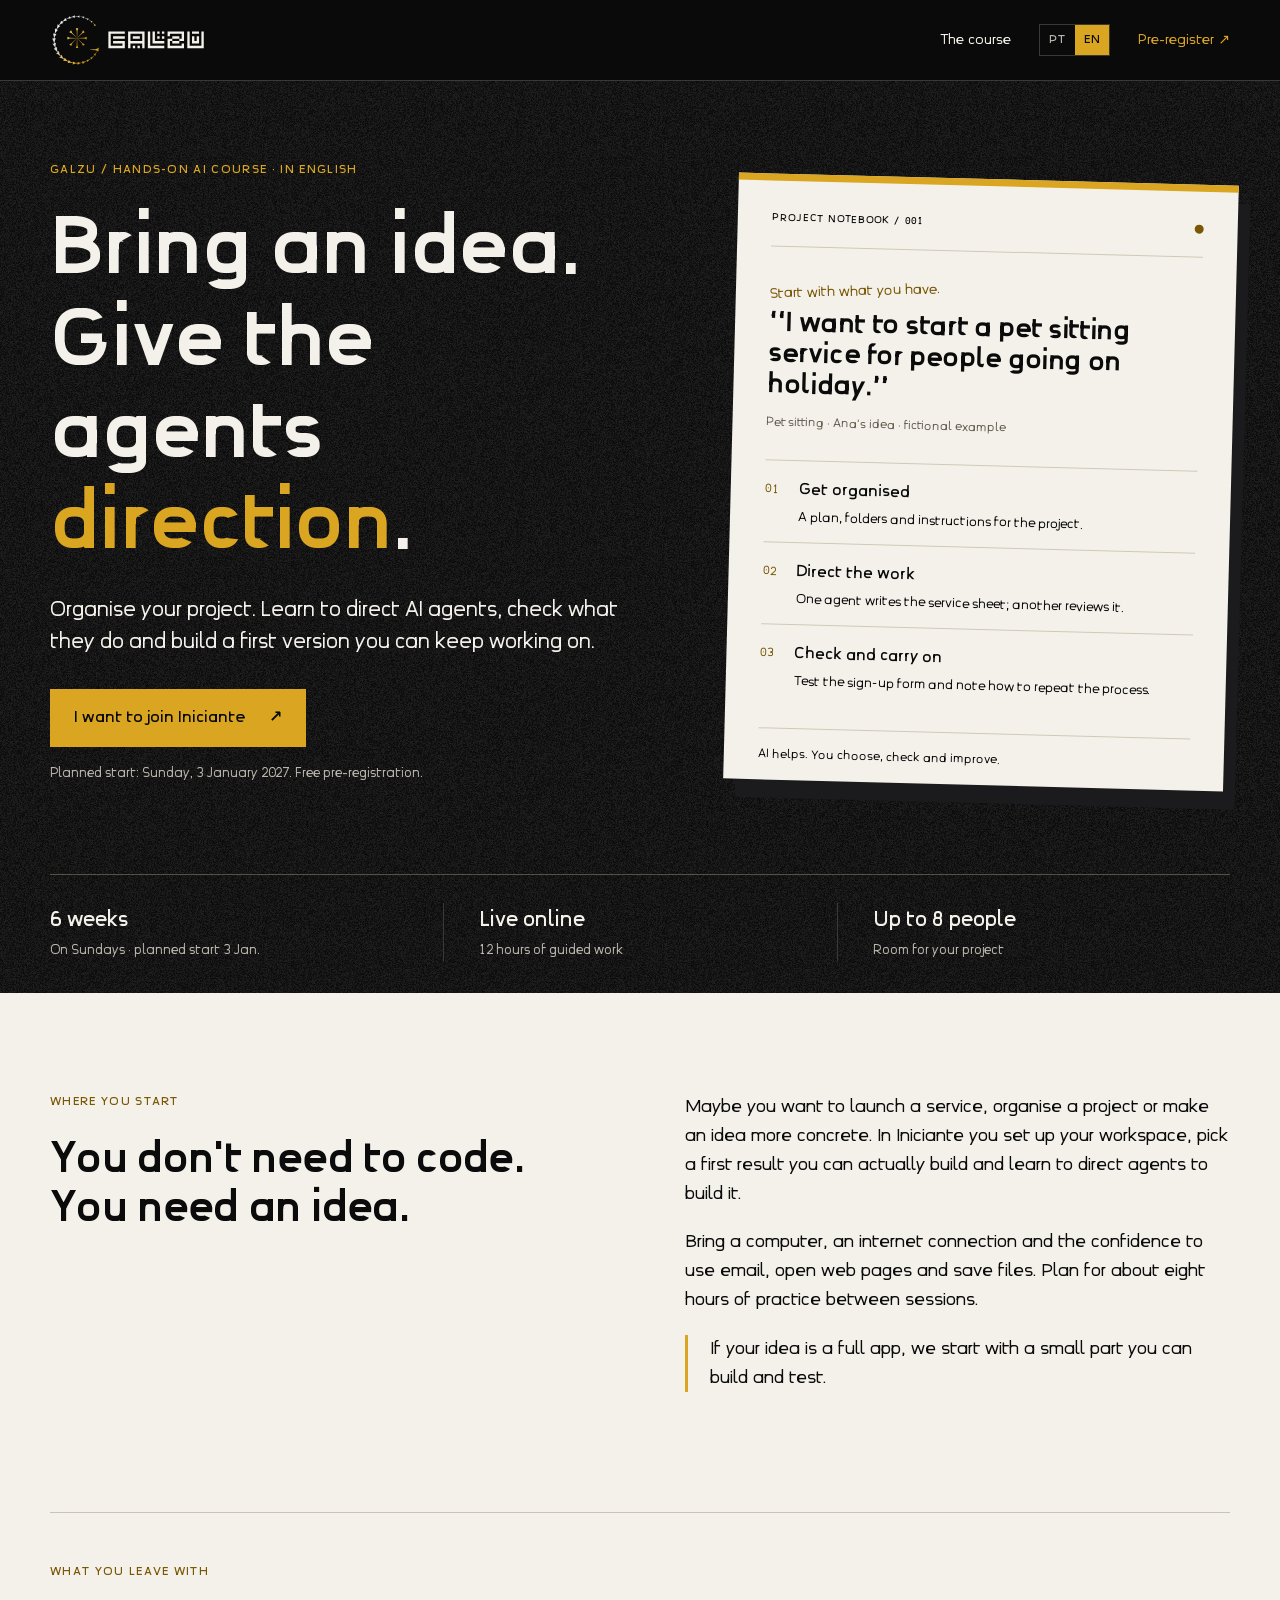
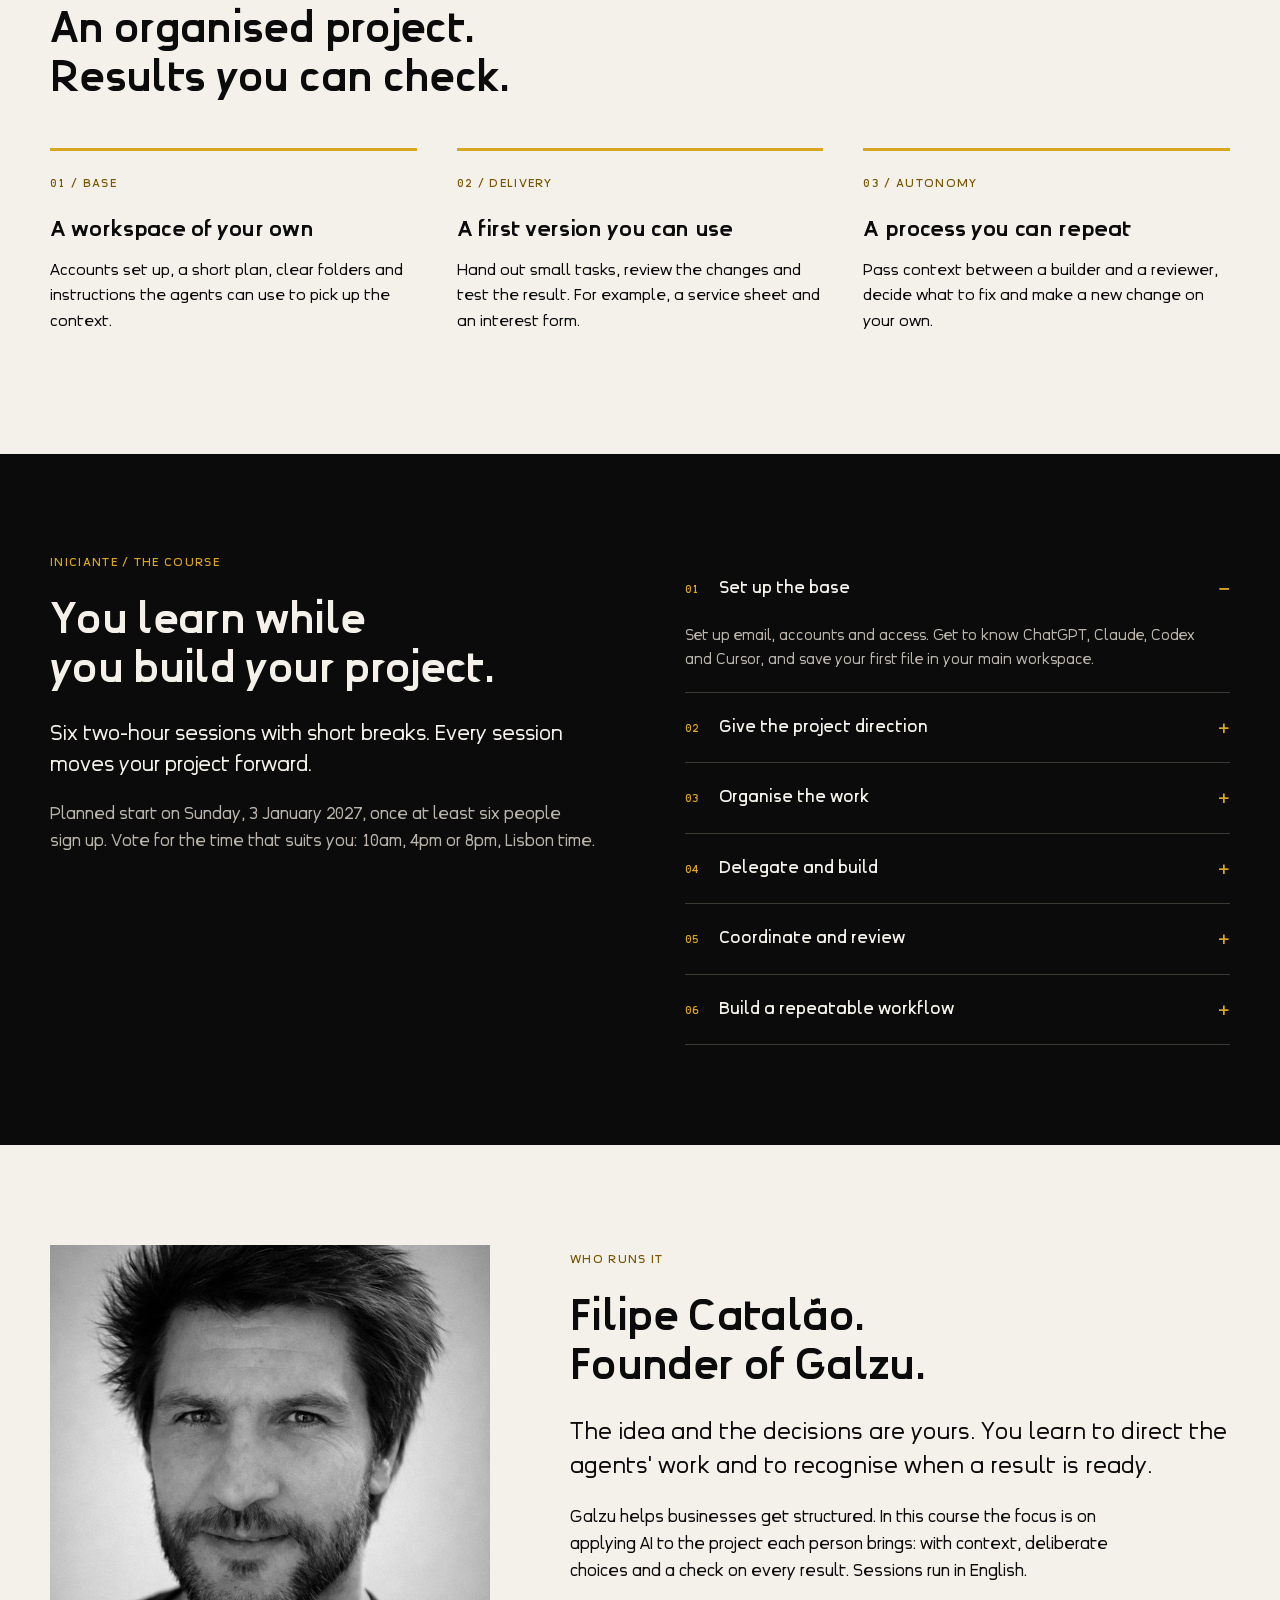
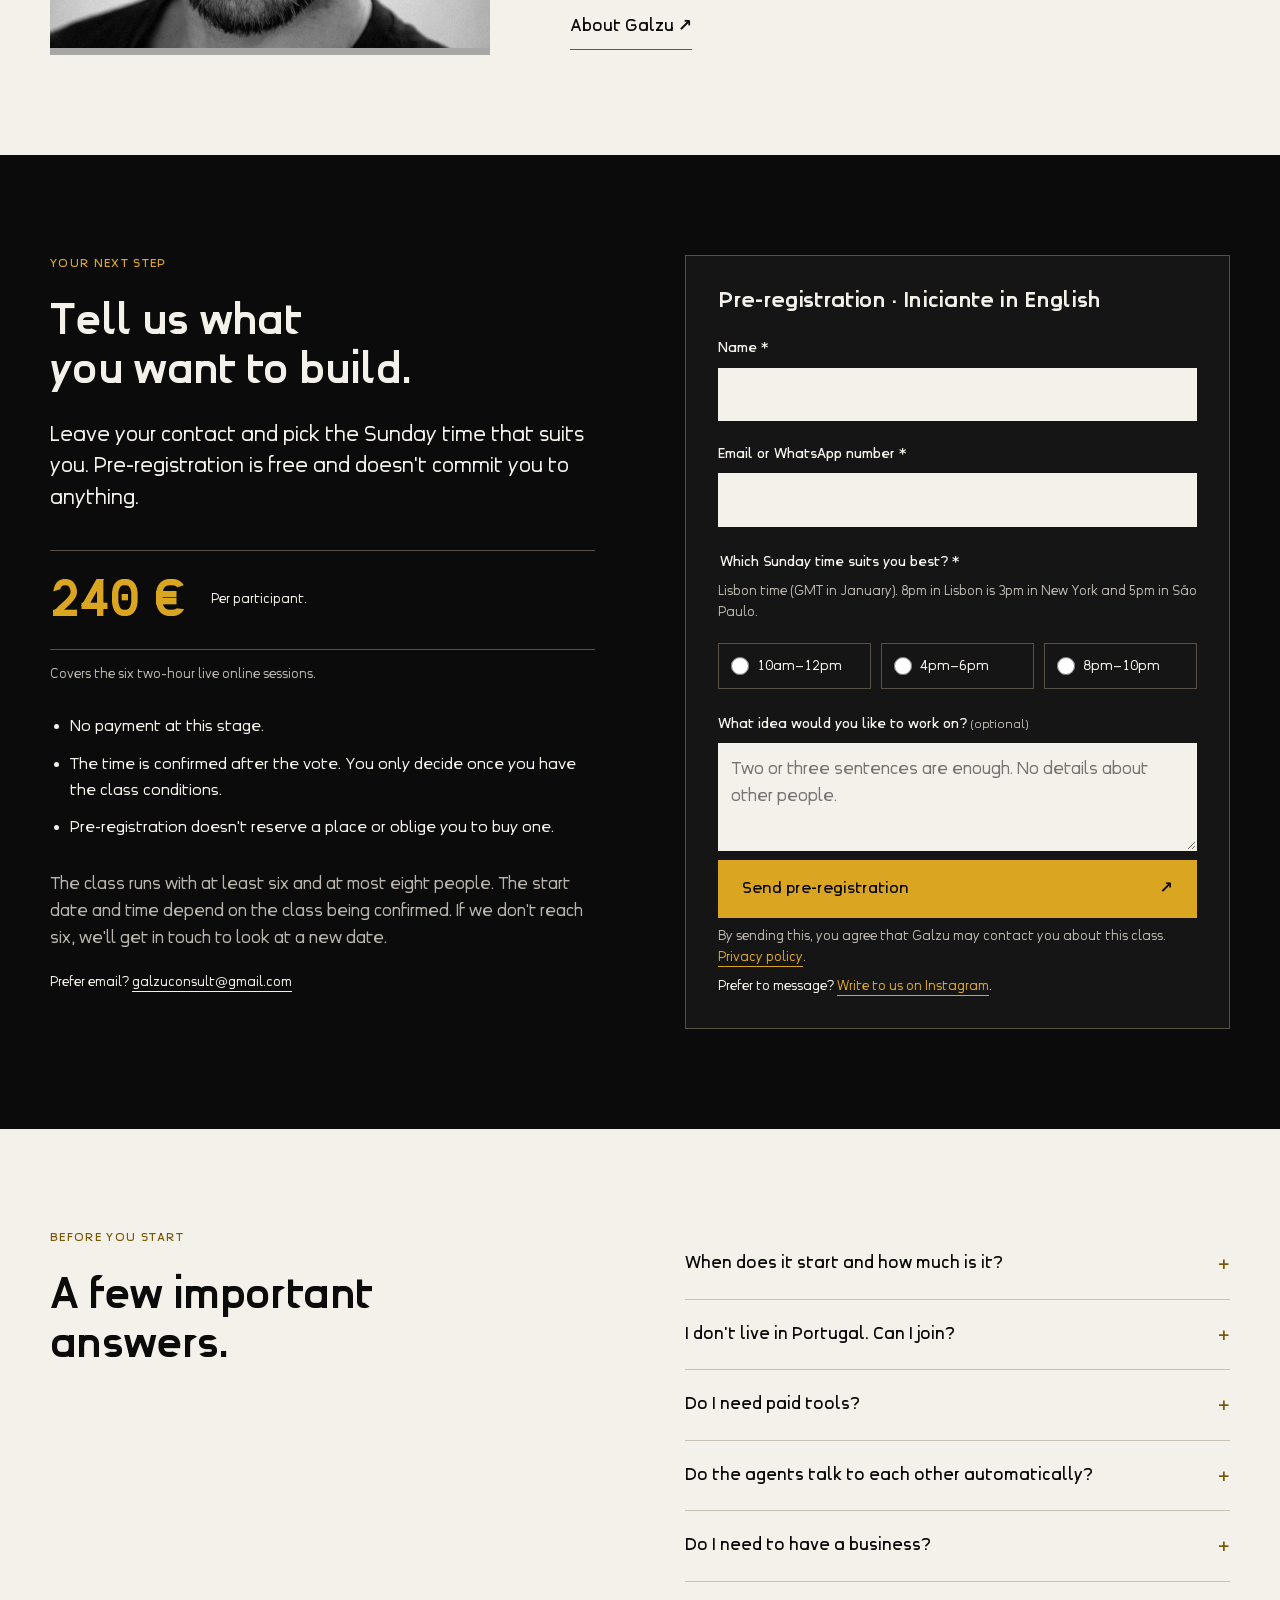
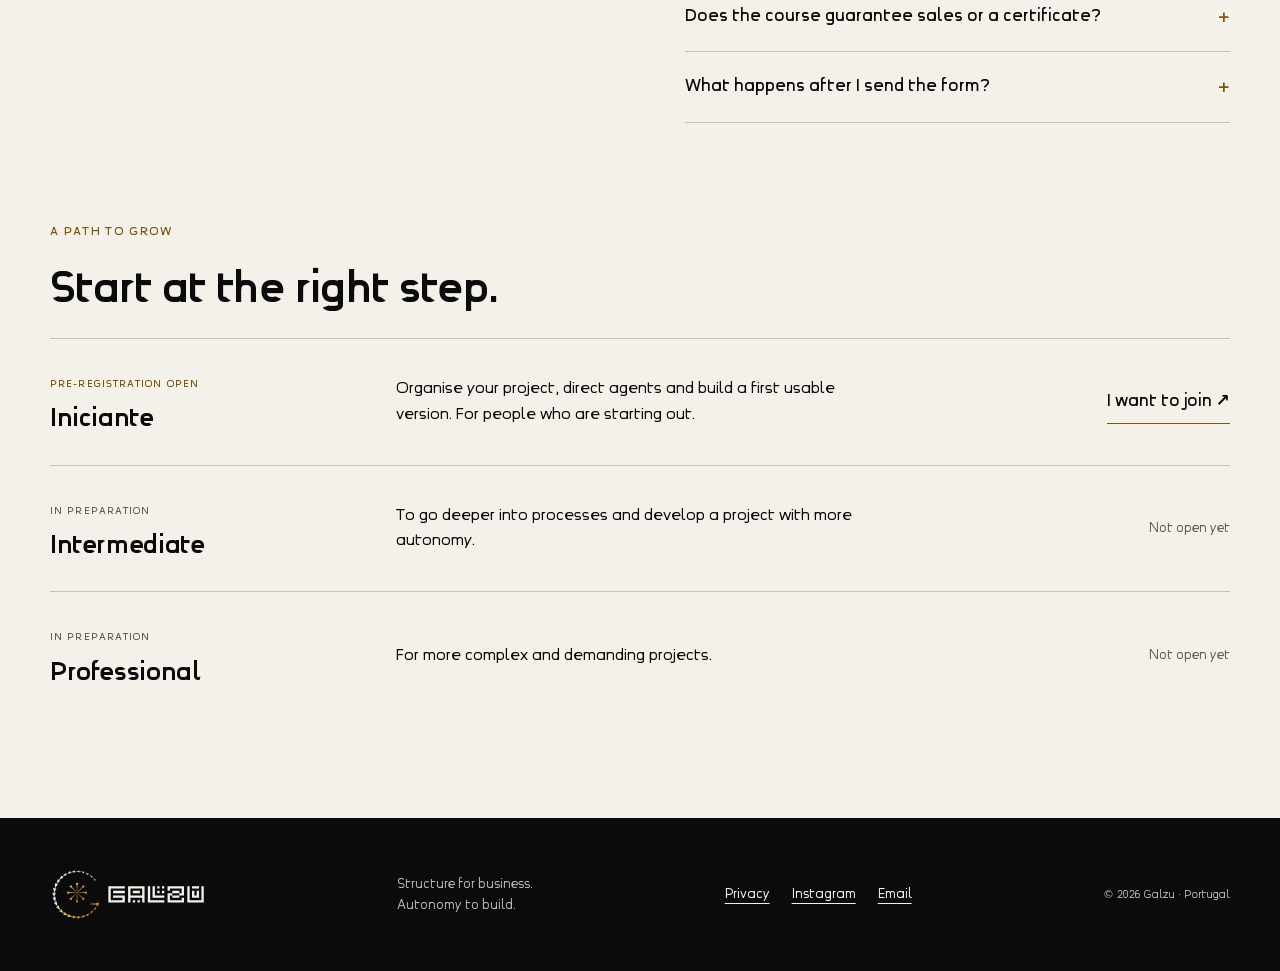
<file: training.html>
<!doctype html>
<html lang="en">
<head>
  <meta charset="utf-8"><meta name="viewport" content="width=device-width,initial-scale=1">
  <title>Iniciante in English — learn to direct AI agents on your own project | Galzu</title>
  <meta name="description" content="Bring an idea and learn to direct AI agents to build a first working version. Six live online sessions in English, on Sundays. €240, free pre-registration.">
  <link rel="canonical" href="https://www.galzu.pro/training.html">
  <link rel="alternate" hreflang="en" href="https://www.galzu.pro/training.html"><link rel="alternate" hreflang="pt-PT" href="https://www.galzu.pro/formacao.html">
  <meta property="og:type" content="website"><meta property="og:locale" content="en_GB"><meta property="og:title" content="Bring an idea. Give the agents direction."><meta property="og:description" content="Six live online Sundays, in English. Plan your project, direct AI agents, check their work and build a first version you can keep improving."><meta property="og:url" content="https://www.galzu.pro/training.html"><meta property="og:image" content="https://www.galzu.pro/assets/filipe.jpg">
  <meta name="theme-color" content="#0B0B0C"><link rel="icon" href="assets/galzu-favicon.svg" type="image/svg+xml">
  <link rel="stylesheet" href="formacao.css"><script src="formacao.js" defer></script>
</head>
<body>
<a class="skip" href="#content">Skip to content</a>
<header class="top"><div class="wrap nav"><a href="index.html" aria-label="Galzu — home page"><img class="logo" src="assets/galzu-assinatura-horizontal-dark.svg" alt="Galzu" width="156" height="32"></a><nav aria-label="Main"><a href="#path">The course</a><span class="lang-switch" aria-label="Language"><a href="formacao.html" hreflang="pt-PT" lang="pt-PT">PT</a><a href="training.html" aria-current="page">EN</a></span><a class="nav-cta" href="#signup" data-cta="menu">Pre-register <span aria-hidden="true">↗</span></a></nav></div></header>
<main id="content">
<section class="hero dark"><div class="wrap hero-grid"><div><p class="eyebrow">Galzu / Hands-on AI course · in English</p><h1>Bring an idea.<br>Give the agents<br><em>direction</em>.</h1><p class="lead">Organise your project. Learn to direct AI agents, check what they do and build a first version you can keep working on.</p><a class="button" href="#signup" data-cta="hero">I want to join Iniciante <span aria-hidden="true">↗</span></a><p class="small muted">Planned start: Sunday, 3 January 2027. Free pre-registration.</p></div>
<div class="project-sheet" aria-label="Fictional example of a project built during the course"><div class="sheet-top"><span>Project notebook / 001</span><span class="dot" aria-hidden="true"></span></div><p class="hand-note">Start with what you have.</p><h2>“I want to start a pet sitting service for people going on holiday.”</h2><p class="sheet-caption">Pet sitting · Ana's idea · fictional example</p><ol class="project-steps"><li><span>01</span><div><strong>Get organised</strong><p>A plan, folders and instructions for the project.</p></div></li><li><span>02</span><div><strong>Direct the work</strong><p>One agent writes the service sheet; another reviews it.</p></div></li><li><span>03</span><div><strong>Check and carry on</strong><p>Test the sign-up form and note how to repeat the process.</p></div></li></ol><div class="sheet-bottom">AI helps. You choose, check and improve.</div></div></div>
<div class="wrap fact-strip"><div><strong>6 weeks</strong><span>On Sundays · planned start 3 Jan.</span></div><div><strong>Live online</strong><span>12 hours of guided work</span></div><div><strong>Up to 8 people</strong><span>Room for your project</span></div></div></section>
<section class="paper section"><div class="wrap split"><div><p class="eyebrow">Where you start</p><h2>You don't need to code.<br>You need an idea.</h2></div><div class="body-copy"><p>Maybe you want to launch a service, organise a project or make an idea more concrete. In Iniciante you set up your workspace, pick a first result you can actually build and learn to direct agents to build it.</p><p>Bring a computer, an internet connection and the confidence to use email, open web pages and save files. Plan for about eight hours of practice between sessions.</p><p class="rule-note">If your idea is a full app, we start with a small part you can build and test.</p></div></div></section>
<section class="paper section outcomes"><div class="wrap"><div class="section-head"><p class="eyebrow">What you leave with</p><h2>An organised project.<br>Results you can check.</h2></div><div class="outcome-grid"><article><span class="number">01 / BASE</span><h3>A workspace of your own</h3><p>Accounts set up, a short plan, clear folders and instructions the agents can use to pick up the context.</p></article><article><span class="number">02 / DELIVERY</span><h3>A first version you can use</h3><p>Hand out small tasks, review the changes and test the result. For example, a service sheet and an interest form.</p></article><article><span class="number">03 / AUTONOMY</span><h3>A process you can repeat</h3><p>Pass context between a builder and a reviewer, decide what to fix and make a new change on your own.</p></article></div></div></section>
<section class="dark section" id="path"><div class="wrap split"><div><p class="eyebrow">Iniciante / The course</p><h2>You learn while<br>you build your project.</h2><p class="lead">Six two-hour sessions with short breaks. Every session moves your project forward.</p><p class="muted">Planned start on Sunday, 3 January 2027, once at least six people sign up. Vote for the time that suits you: 10am, 4pm or 8pm, Lisbon time.</p></div><div class="sessions">
<details open><summary><span>01</span>Set up the base</summary><p>Set up email, accounts and access. Get to know ChatGPT, Claude, Codex and Cursor, and save your first file in your main workspace.</p></details>
<details><summary><span>02</span>Give the project direction</summary><p>Define the goal, the first version, priorities, limits and what counts as done. Turn an idea into a short plan you can carry out.</p></details>
<details><summary><span>03</span>Organise the work</summary><p>Design a small folder structure, keep reference versions and write instructions so any conversation can pick the project back up.</p></details>
<details><summary><span>04</span>Delegate and build</summary><p>Give an agent the context, the task, the limits and the expected result. Follow the changes and build a first usable version.</p></details>
<details><summary><span>05</span>Coordinate and review</summary><p>Pass work between a builder and a reviewer, weigh their differences and decide what to fix. Test the result and avoid endless rounds of review.</p></details>
<details><summary><span>06</span>Build a repeatable workflow</summary><p>Make a change on your own and repeat the cycle: goal, task, build, review, test and decision. Leave clear next steps.</p></details>
</div></div></section>
<section class="paper section"><div class="wrap teacher"><img src="assets/filipe.jpg" alt="Filipe Catalão, founder of Galzu and course leader" width="560" height="650" loading="lazy"><div><p class="eyebrow">Who runs it</p><h2>Filipe Catalão.<br>Founder of Galzu.</h2><p class="lead">The idea and the decisions are yours. You learn to direct the agents' work and to recognise when a result is ready.</p><p>Galzu helps businesses get structured. In this course the focus is on applying AI to the project each person brings: with context, deliberate choices and a check on every result. Sessions run in English.</p><a class="text-link" href="index.html">About Galzu <span aria-hidden="true">↗</span></a></div></div></section>
<section class="dark section" id="signup"><div class="wrap signup"><div class="signup-intro"><p class="eyebrow">Your next step</p><h2>Tell us what<br>you want to build.</h2><p class="lead">Leave your contact and pick the Sunday time that suits you. Pre-registration is free and doesn't commit you to anything.</p></div><div class="signup-details"><div class="price"><strong>240 €</strong><span>Per participant.</span></div><p class="small muted">Covers the six two-hour live online sessions.</p><ul class="plain-list"><li>No payment at this stage.</li><li>The time is confirmed after the vote. You only decide once you have the class conditions.</li><li>Pre-registration doesn't reserve a place or oblige you to buy one.</li></ul><p class="muted">The class runs with at least six and at most eight people. The start date and time depend on the class being confirmed. If we don't reach six, we'll get in touch to look at a new date.</p><p class="small">Prefer email? <a href="mailto:galzuconsult@gmail.com?subject=Iniciante%20in%20English">galzuconsult@gmail.com</a></p></div>
<form id="training-form" class="signup-form" action="https://api.web3forms.com/submit" method="post" data-curso="iniciante_en" data-msg-sending="Sending your pre-registration…" data-btn-sending="Sending…" data-btn-label="Send pre-registration ↗" data-msg-ok="Pre-registration received. Your preferred time has been noted. We'll be in touch to confirm the class, the time and the conditions. Your place isn't confirmed yet and there's nothing to pay at this stage." data-msg-fail="We couldn't confirm that it was sent. Your details are still in the form. Please try again or write to galzuconsult@gmail.com. If the connection dropped, the request may already have arrived."><input type="hidden" name="access_key" value="89fd7cd4-eab7-43d0-8bdd-4a0d3c5311d6"><input type="hidden" name="subject" value="Formação Galzu — pré-inscrição Iniciante EN (English)"><input type="hidden" name="from_name" value="Galzu Formação"><input type="hidden" name="curso" value="Iniciante EN (English)"><input type="hidden" name="turma" value="EN"><input type="checkbox" name="botcheck" class="honeypot" tabindex="-1" aria-hidden="true">
<h3>Pre-registration · Iniciante in English</h3><label for="nome">Name *</label><input id="nome" name="name" autocomplete="name" maxlength="100" required><label for="contacto">Email or WhatsApp number *</label><input id="contacto" name="contacto" type="text" autocomplete="email" maxlength="254" required pattern="\s*([^@\s]+@[^@\s]+\.[^@\s]+|\+?[0-9][0-9 \(\)\-]{7,18})\s*" title="Enter an email address or a phone number with country code."><fieldset class="schedule"><legend>Which Sunday time suits you best? *</legend><p id="schedule-help" class="small muted">Lisbon time (GMT in January). 8pm in Lisbon is 3pm in New York and 5pm in São Paulo.</p><div class="schedule-options"><label><input type="radio" name="horario_preferido" value="Domingo 10:00–12:00 (Europe/Lisbon)" required aria-describedby="schedule-help"><span>10am–12pm</span></label><label><input type="radio" name="horario_preferido" value="Domingo 16:00–18:00 (Europe/Lisbon)" required><span>4pm–6pm</span></label><label><input type="radio" name="horario_preferido" value="Domingo 20:00–22:00 (Europe/Lisbon)" required><span>8pm–10pm</span></label></div></fieldset><label for="projeto">What idea would you like to work on? <span class="optional">(optional)</span></label><textarea id="projeto" name="projeto" rows="3" maxlength="1500" placeholder="Two or three sentences are enough. No details about other people."></textarea><button class="button" type="submit">Send pre-registration <span aria-hidden="true">↗</span></button><p class="small muted form-note">By sending this, you agree that Galzu may contact you about this class. <a href="privacidade.html#en">Privacy policy</a>.</p><p class="small form-alt">Prefer to message? <a href="https://ig.me/m/galzugal" data-cta="dm_instagram">Write to us on Instagram</a>.</p><p id="form-status" role="status" aria-live="polite" tabindex="-1"></p><noscript><p>Sending opens the Web3Forms confirmation page. You can also email us.</p></noscript></form></div></section>
<section class="paper section faq"><div class="wrap split"><div><p class="eyebrow">Before you start</p><h2>A few important<br>answers.</h2></div><div class="sessions"><details><summary>When does it start and how much is it?</summary><p>The planned start is Sunday, 3 January 2027, once at least six people sign up. Six Sundays, two hours each. In the form you can vote for 10am, 4pm or 8pm, Lisbon time. The price is €240 per participant. You get the confirmed time and the class conditions before any commitment or payment.</p></details><details><summary>I don't live in Portugal. Can I join?</summary><p>Yes. The course is online and in English. Sessions run on Lisbon time, which is GMT in January: 8pm in Lisbon is 3pm in New York and Toronto, 5pm in São Paulo and 9pm in Lagos.</p></details><details><summary>Do I need paid tools?</summary><p>You get to know ChatGPT, Claude, Codex and Cursor and practise in one main workspace. You don't need to master four tools or pay for four subscriptions.</p></details><details><summary>Do the agents talk to each other automatically?</summary><p>You learn to pass context between a builder and a reviewer and to oversee decisions and results. That hand-off can be done by hand. Automatic coordination can be shown where it's available; we don't promise a universal automatic link between the four tools.</p></details><details><summary>Do I need to have a business?</summary><p>No. You can bring an idea for a service, a personal project or something else. We pick a first version that fits the Iniciante course.</p></details><details><summary>Does the course guarantee sales or a certificate?</summary><p>No. It doesn't promise income, a job or a professional certificate. The aim is for you to organise your project, direct agents, build and test a first version and carry on by yourself.</p></details><details><summary>What happens after I send the form?</summary><p>Your request and your preferred time reach Galzu. Once six people have signed up and we've checked which times work, we'll contact you to confirm the conditions for this class. Pre-registration doesn't sign you up to a newsletter or confirm a place.</p></details></div></div></section>
<section class="paper section levels"><div class="wrap"><p class="eyebrow">A path to grow</p><h2>Start at the right step.</h2><div class="level-row current"><div><span class="status">Pre-registration open</span><h3>Iniciante</h3></div><p>Organise your project, direct agents and build a first usable version. For people who are starting out.</p><a class="text-link" href="#signup" data-cta="nivel">I want to join <span aria-hidden="true">↗</span></a></div><div class="level-row"><div><span class="status">In preparation</span><h3>Intermediate</h3></div><p>To go deeper into processes and develop a project with more autonomy.</p><span class="muted">Not open yet</span></div><div class="level-row"><div><span class="status">In preparation</span><h3>Professional</h3></div><p>For more complex and demanding projects.</p><span class="muted">Not open yet</span></div></div></section>
</main><footer class="dark"><div class="wrap footer-row"><a href="index.html"><img class="logo" src="assets/galzu-assinatura-horizontal-dark.svg" alt="Galzu" width="156" height="32"></a><p>Structure for business.<br>Autonomy to build.</p><nav aria-label="Footer"><a href="privacidade.html#en">Privacy</a><a href="https://www.instagram.com/galzugal/">Instagram</a><a href="mailto:galzuconsult@gmail.com">Email</a></nav><small>© 2026 Galzu · Portugal</small></div></footer>
</body></html>
</file>
<file: galzu-relatorios.css>
:root{--bg:#11110e;--panel:#1a1b16;--paper:#f5f1e6;--muted:#b7b8aa;--gold:#e3be67;--line:#36382e;--green:#a2c3a6}*{box-sizing:border-box}html{scroll-behavior:smooth;scroll-padding-top:100px}body{margin:0;background:var(--bg);color:var(--paper);font:16px/1.6 system-ui,-apple-system,BlinkMacSystemFont,"Segoe UI",sans-serif}a{color:inherit}button,input,textarea,select{font:inherit}button,a,input,select,textarea{touch-action:manipulation}a:focus-visible,button:focus-visible,input:focus-visible,textarea:focus-visible,select:focus-visible,summary:focus-visible{outline:3px solid var(--gold);outline-offset:5px}.wrap{width:min(1160px,calc(100% - 48px));margin:auto}.skip{position:absolute;left:20px;top:-90px;padding:12px;background:var(--gold);color:#111;z-index:5}.skip:focus{top:12px}.top{border-bottom:1px solid var(--line)}header{display:flex;justify-content:space-between;align-items:center;padding:22px 0;gap:20px}.brand{text-decoration:none;font-size:23px;font-weight:850;letter-spacing:.17em;color:var(--gold)}.brand small{font-size:10px;display:block;letter-spacing:.19em;color:var(--muted);font-weight:500}nav{display:flex;gap:28px;align-items:center}nav a{text-decoration:none;font-size:13px}.button{display:inline-flex;align-items:center;justify-content:center;gap:14px;background:var(--gold);border:1px solid var(--gold);padding:14px 22px;color:#171711;text-decoration:none;border-radius:4px;font-weight:750;cursor:pointer}.button:hover{background:#f0d18d}.button.small{padding:10px 16px;font-size:13px}.button:disabled{opacity:.65;cursor:wait}.text-link{text-decoration:none;border-bottom:1px solid #737466;padding-bottom:5px}.hero{display:grid;grid-template-columns:1.06fr 1fr;align-items:center;gap:66px;padding:85px 0 90px}.eyebrow{font-size:11px;letter-spacing:.16em;text-transform:uppercase;font-weight:750;color:var(--gold);margin:0 0 24px}h1{font-size:clamp(43px,5.1vw,66px);line-height:1.06;letter-spacing:-.055em;font-weight:600;margin:0 0 25px}h1 em{font-style:normal;color:var(--gold)}.intro{font-size:18px;color:var(--muted);max-width:490px;margin:0 0 28px}.actions{display:flex;align-items:center;gap:24px;flex-wrap:wrap}.micro{font-size:12px;color:var(--muted);margin-top:15px}.report{padding:28px;background:var(--paper);color:#292b24;border-radius:9px;box-shadow:14px 18px 0 #22241c;transform:rotate(1deg)}.report-top{display:flex;justify-content:space-between;gap:15px;border-bottom:1px solid #d6d3c7;padding-bottom:18px;font-size:10px;letter-spacing:.08em}.report-logo{font-size:15px;font-weight:850;letter-spacing:.14em}.report h2{font-size:26px;line-height:1.15;letter-spacing:-.04em;margin:25px 0 5px}.report .caption{font-size:11px;color:#66695c;margin:0 0 24px}.report-amount{font-size:46px;letter-spacing:-.06em;line-height:1.1;font-weight:650}.report-kicker{font-size:11px;color:#5c6053;display:block;margin:7px 0 24px}.report-row{display:flex;justify-content:space-between;font-size:12px;padding:10px 0;border-top:1px solid #dedccf;gap:15px}.report-row b{font-variant-numeric:tabular-nums}.waterfall{height:12px;display:flex;gap:3px;margin:20px 0 10px}.waterfall span{border-radius:2px}.legend{display:flex;justify-content:space-between;gap:10px;font-size:10px;color:#5c6053}.report-note{font-size:10px;line-height:1.5;background:#e8e7d9;padding:12px;margin:20px 0 0}.band{border-top:1px solid var(--line);border-bottom:1px solid var(--line)}.band .wrap{display:grid;grid-template-columns:repeat(3,1fr);gap:30px;padding:26px 0}.band p{margin:0;color:var(--muted);font-size:13px}.band b{display:block;font-size:15px;color:var(--paper);font-weight:550}section{padding:78px 0}.section-head{display:flex;justify-content:space-between;align-items:end;gap:40px;margin-bottom:38px}h2{font-size:clamp(30px,3.5vw,43px);line-height:1.14;letter-spacing:-.045em;font-weight:550;margin:0}.section-head p{color:var(--muted);max-width:380px;margin:0;font-size:15px}.numbered{display:grid;grid-template-columns:repeat(3,1fr);gap:38px}.item{border-top:1px solid var(--line);padding-top:22px}.number{color:var(--gold);font:12px/1.5 monospace}.item h3{font-size:20px;line-height:1.3;margin:20px 0 12px;font-weight:550}.item p{color:var(--muted);font-size:14px;margin:0}.workflow{background:#191b15}.process{display:grid;grid-template-columns:.8fr 1.2fr;gap:80px}.steps{list-style:none;margin:0;padding:0}.steps li{display:grid;grid-template-columns:35px 1fr;gap:18px;padding:0 0 23px;margin-bottom:23px;border-bottom:1px solid var(--line)}.steps li:last-child{margin:0}.steps h3{font-size:17px;margin:0 0 7px}.steps p{font-size:14px;margin:0;color:var(--muted)}.scope{font-size:13px;color:var(--muted);margin-top:28px}.contact-grid{display:grid;grid-template-columns:.8fr 1fr;gap:90px}.contact-copy>p{color:var(--muted)}.profile{margin-top:35px;border-left:2px solid var(--gold);padding:0 0 0 20px}.profile p{font-size:14px;margin:6px 0}.profile strong{color:var(--paper)}form{padding:30px;background:var(--panel);border:1px solid var(--line);border-radius:7px}.form-grid{display:grid;grid-template-columns:1fr 1fr;gap:18px}.field.full{grid-column:1/-1}label{display:block;font-size:12px;font-weight:650;margin-bottom:7px}input,select,textarea{border:1px solid #565a49;border-radius:3px;background:#11130e;color:var(--paper);padding:12px;width:100%;min-height:46px}textarea{resize:vertical;min-height:96px}select option{background:#11130e}input::placeholder,textarea::placeholder{color:#929582}.field small{color:var(--muted);font-size:11px}.consent{display:flex;gap:10px;align-items:start;font-size:11px;font-weight:400;line-height:1.5;margin:22px 0}.consent input{width:17px;height:17px;min-height:17px;flex:none;margin-top:2px;accent-color:var(--gold)}.form-button{width:100%}.status{font-size:13px;line-height:1.5;margin:16px 0 0}.status:empty{display:none}.status.error{color:#f3aca4}.status.success{color:#b8dab6}.trap{position:absolute;left:-10000px;width:1px;height:1px;overflow:hidden}.faq{border-top:1px solid var(--line)}.faq-layout{display:grid;grid-template-columns:.65fr 1fr;gap:80px}.faq details{border-bottom:1px solid var(--line);padding:19px 0}.faq details:first-child{padding-top:0}.faq summary{cursor:pointer;font-size:16px;font-weight:550}.faq details p{font-size:14px;color:var(--muted);margin-bottom:0}.privacy{font-size:12px;color:var(--muted);max-width:850px;padding-bottom:45px}.privacy h2{font-size:20px;margin-bottom:16px}footer{border-top:1px solid var(--line);padding:24px 0;color:var(--muted);font-size:12px}footer .wrap{display:flex;justify-content:space-between;gap:20px}.draft{background:#28261d;color:#e3ce9a;text-align:center;font-size:11px;padding:7px 18px}@media(max-width:900px){.hero{gap:32px}nav .quiet{display:none}.contact-grid{gap:40px}.report{padding:22px}.process{gap:40px}}@media(max-width:680px){.wrap{width:calc(100% - 36px)}header{padding:17px 0}.brand{font-size:20px}.brand small{font-size:8px}nav{gap:0}.button.small{padding:10px;font-size:11px}.hero{grid-template-columns:1fr;padding:48px 0 60px;gap:40px}h1{font-size:48px}.intro{font-size:17px}.report{transform:none;box-shadow:7px 8px 0 #22241c}.band .wrap{grid-template-columns:1fr;gap:17px;padding:22px 0}.band b{display:inline;margin-right:7px}.section-head{display:block}.section-head p{margin-top:20px}.numbered,.process,.contact-grid,.faq-layout{grid-template-columns:1fr;gap:30px}.numbered{gap:26px}.item h3{margin-top:10px}.item{padding-top:15px}section{padding:52px 0}.form-grid{grid-template-columns:1fr}.field.full{grid-column:auto}form{padding:22px}.report-amount{font-size:42px}footer .wrap{flex-direction:column;gap:10px}.actions{gap:20px}.profile{margin-top:22px}.faq-layout{gap:24px}}@media(prefers-reduced-motion:reduce){html{scroll-behavior:auto}}

.more{border-top:1px solid var(--line);padding:36px 0}.more h2{font-size:22px}.offerlinks{display:flex;gap:30px;flex-wrap:wrap;margin-top:14px}.offerlinks a{color:var(--muted);font-size:14px}.report .receipt{display:flex;align-items:baseline;gap:.4em}.hero .report{transform:none}.letter{font-size:14px;color:var(--muted)}.locale{background:none;color:var(--paper);border:1px solid var(--line);padding:8px 12px;cursor:pointer;border-radius:4px}.contact-grid.single{grid-template-columns:1fr}.request{background:var(--panel);border-top:1px solid var(--line)}.request .intro{max-width:650px;margin:20px 0}.report-kicker{color:#4d5146}footer a,.offerlinks a{overflow-wrap:anywhere}@media(max-width:680px){nav{gap:6px}header .button{padding:7px;font-size:11px}.offerlinks{gap:12px;flex-direction:column}.report-top{flex-wrap:wrap}}
.sample-contact { margin-top: 16px; }
.report-row b { white-space: nowrap; }
@media (max-width: 680px) {
  .locale, header .button, .actions .text-link {
    display: inline-flex;
    align-items: center;
    justify-content: center;
    min-height: 44px;
    min-width: 44px;
  }
  .locale[hidden] { display: none; }
}
</file>
<file: formacao.css>
@font-face{font-family:Galzu;font-weight:400;font-display:swap;src:url('assets/fonts/GalzuProto1Ar5-Regular.woff')}@font-face{font-family:Galzu;font-weight:700;font-display:swap;src:url('assets/fonts/GalzuProto1Ar5-Semibold.woff')}@font-face{font-family:GalzuDisplay;font-weight:800;font-display:swap;src:url('assets/fonts/GalzuProto1Ar5-Bold.woff')}
:root{--ink:#0b0b0c;--paper:#f4f1ea;--gold:#daa520;--muted:#b9b5ac;--line:#3b3934;--brown:#795705}*{box-sizing:border-box}html{scroll-behavior:smooth;scroll-padding-top:100px}body{margin:0;background:var(--ink);color:var(--paper);font:400 17px/1.6 Galzu,system-ui,sans-serif}a{color:inherit;text-underline-offset:5px}button,input,textarea{font:inherit}button,a,input,textarea,summary{-webkit-tap-highlight-color:transparent}:focus-visible{outline:3px solid var(--gold);outline-offset:5px}a:hover{text-decoration-thickness:2px}.wrap{width:min(1180px,calc(100% - 64px));margin:auto}.dark{background:var(--ink);color:var(--paper)}.paper{background:var(--paper);color:var(--ink)}.section{padding:100px 0}.eyebrow,.number,.status,.sheet-top{font:700 12px/1.5 Galzu,system-ui,sans-serif;letter-spacing:.11em;text-transform:uppercase}.eyebrow{color:var(--gold);margin:0 0 24px}.paper .eyebrow{color:var(--brown)}h1,h2,h3{font-family:GalzuDisplay,system-ui,sans-serif;font-weight:800;letter-spacing:-.015em;line-height:1.12;margin:0 0 24px}h1{font-size:clamp(3.2rem,6.4vw,5.7rem)}h1 em{font-style:normal;color:var(--gold)}h2{font-size:clamp(2rem,3.4vw,3rem)}h3{font-size:1.4rem;line-height:1.2}p{margin:0 0 20px}.lead{font-size:21px;line-height:1.5;max-width:29em}.small{font-size:13px}.muted{color:var(--muted)}.paper .muted{color:#655f53}.top{position:sticky;top:0;z-index:10;background:rgba(11,11,12,.97);border-bottom:1px solid var(--line)}.nav{display:flex;align-items:center;justify-content:space-between;min-height:80px;gap:24px}.logo{display:block;width:156px;height:auto}.nav nav{display:flex;gap:28px;align-items:center;font-size:14px}.nav a{text-decoration:none}.nav-cta{color:var(--gold)}.skip{position:fixed;top:-100px;left:16px;z-index:30;background:var(--gold);color:var(--ink);padding:12px}.skip:focus{top:8px}.hero{padding-top:80px;background-image:url('assets/grao_escuro.png')}.hero-grid{display:grid;grid-template-columns:1.1fr .9fr;gap:70px;align-items:center;padding-bottom:70px}.button{display:inline-flex;justify-content:space-between;align-items:center;gap:24px;padding:17px 24px;background:var(--gold);color:var(--ink);font-weight:700;font-size:16px;line-height:1.5;text-decoration:none;border:0;cursor:pointer;transition:background .18s ease,transform .18s ease;min-height:52px}.button:hover{background:#edba3a;transform:translateY(-2px)}.button:disabled{opacity:.65;cursor:wait;transform:none}.hero .button{margin:12px 0 16px}.project-sheet{background:var(--paper);color:var(--ink);padding:30px 34px 0;transform:rotate(1.5deg);border-top:7px solid var(--gold);box-shadow:12px 18px 0 #1b1b1d}.sheet-top{display:flex;justify-content:space-between;gap:10px;border-bottom:1px solid #d0c9b9;padding-bottom:20px;font-size:10px}.dot{height:9px;width:9px;flex-shrink:0;border-radius:50%;background:var(--brown);margin-top:3px}.hand-note{font-size:14px;color:var(--brown);margin:25px 0 14px;transform:rotate(-3deg)}.project-sheet h2{font-size:clamp(1.5rem,2.15vw,2rem);margin-bottom:12px}.sheet-caption{font-size:12px;color:#655f53}.project-steps{list-style:none;padding:0;margin:28px 0 22px}.project-steps li{display:flex;gap:20px;border-top:1px solid #d0c9b9;padding:15px 0 0}.project-steps li>span{color:var(--brown);font-size:12px;padding-top:4px}.project-steps strong{font-size:16px}.project-steps p{font-size:13px;margin:4px 0 14px}.sheet-bottom{font-size:12px;border-top:1px solid #d0c9b9;padding:16px 0}.fact-strip{display:grid;grid-template-columns:repeat(3,1fr);border-top:1px solid #575044;padding:28px 0 32px}.fact-strip div+div{border-left:1px solid var(--line);padding-left:35px}.fact-strip strong,.fact-strip span{display:block}.fact-strip strong{font-size:21px}.fact-strip span{font-size:13px;color:var(--muted);margin-top:4px}.split{display:grid;grid-template-columns:1fr 1fr;gap:90px}.body-copy p{font-size:18px}.rule-note{padding-left:22px;border-left:3px solid var(--gold)}.outcomes{padding-top:0}.section-head{border-top:1px solid #c9c2b5;padding-top:50px}.outcome-grid{display:grid;grid-template-columns:repeat(3,1fr);gap:40px;margin-top:45px}.outcome-grid article{border-top:3px solid var(--gold);padding-top:24px}.number{color:var(--brown);display:block;margin-bottom:24px}.outcome-grid h3{margin-bottom:14px}.outcome-grid p{font-size:16px;max-width:25em}.sessions details{border-bottom:1px solid var(--line)}.sessions summary{list-style:none;cursor:pointer;padding:22px 32px 22px 0;font-weight:700;position:relative;line-height:1.5}.sessions summary::-webkit-details-marker{display:none}.sessions summary::after{content:'+';position:absolute;right:0;font-size:22px;top:17px;font-weight:400;color:var(--gold)}.sessions details[open] summary::after{content:'−'}.sessions summary span{font-size:12px;margin-right:20px;color:var(--gold)}.sessions p{font-size:15px;color:var(--muted);padding-right:20px}.teacher{display:grid;grid-template-columns:.8fr 1.2fr;gap:80px;align-items:center}.teacher>img{width:100%;height:410px;object-fit:cover;object-position:center 25%;filter:grayscale(1);border-bottom:7px solid var(--gold)}.teacher .lead{font-size:23px}.teacher p{max-width:35em}.text-link{display:inline-block;font-weight:700;text-decoration:none;border-bottom:1px solid var(--brown);padding:8px 0}.levels{padding-top:0}.level-row{display:grid;grid-template-columns:1fr 1.6fr 1fr;gap:40px;align-items:center;padding:30px 0;border-top:1px solid #c9c2b5}.level-row h3{margin:8px 0 0;font-size:1.6rem}.level-row p{margin:0;font-size:16px}.level-row .text-link{justify-self:end}.level-row>span{text-align:right;font-size:13px}.status{font-size:10px;color:#655f53}.current .status{color:var(--brown)}.plain-list{padding-left:20px;margin:30px 0}.plain-list li{margin:12px 0;font-size:16px}form{border:1px solid #575044;padding:32px;background:#151516}form h3{margin-bottom:12px}form>label{display:block;font-size:14px;font-weight:700;margin:22px 0 8px}input:not([type=checkbox]):not([type=radio]),textarea{width:100%;padding:12px;background:var(--paper);color:var(--ink);border:1px solid transparent;border-radius:0;min-height:48px}textarea{resize:vertical}.optional{font-size:12px;font-weight:400;color:var(--muted)}form>p.small{margin-top:8px}form .consent{display:flex;align-items:flex-start;gap:12px;font-size:13px;font-weight:400;line-height:1.6;margin:24px 0}input[type=checkbox]{width:19px;height:19px;flex-shrink:0;accent-color:var(--gold);margin-top:2px}form .button{width:100%}.honeypot{display:none}#form-status{font-size:14px;line-height:1.6;margin:18px 0 0}#form-status:empty{display:none}.faq .sessions details{border-color:#c9c2b5}.faq .sessions p{color:#514c43}.faq .sessions summary::after{color:var(--brown)}footer{padding:50px 0}.footer-row{display:flex;gap:35px;align-items:center;justify-content:space-between;flex-wrap:wrap}.footer-row p{font-size:13px;margin:0;color:var(--muted)}.footer-row nav{display:flex;gap:22px;font-size:13px}.footer-row small{color:var(--muted);font-size:11px}
@media(max-width:1000px){.hero-grid{gap:40px}.split{gap:45px}.teacher{gap:45px}.level-row{gap:25px}.back{display:none}}
@media(max-width:760px){.wrap{width:calc(100% - 40px)}.section{padding:65px 0}.nav{min-height:70px;gap:14px}.logo{width:124px}.nav nav{gap:16px;font-size:12px}.nav nav>a[href='#percurso']{display:none}.hero{padding-top:48px}.hero-grid,.split,.teacher{grid-template-columns:1fr;gap:40px}.hero-grid{padding-bottom:45px}h1{font-size:clamp(3rem,11.8vw,5rem)}h2{font-size:2.1rem}.lead{font-size:19px}.project-sheet{margin:10px 6px 5px;padding:24px 25px 0}.project-sheet h2{font-size:1.8rem}.fact-strip{gap:15px}.fact-strip strong{font-size:16px}.fact-strip span{font-size:11px}.fact-strip div+div{padding-left:15px}.outcomes,.levels{padding-top:0}.outcome-grid{grid-template-columns:1fr;gap:25px}.outcome-grid article{display:grid;grid-template-columns:1fr;gap:0}.number{margin-bottom:14px}.outcome-grid p{max-width:none}.teacher>img{height:350px;max-width:420px}.level-row{grid-template-columns:1fr;gap:14px}.level-row .text-link{justify-self:start}.level-row>span{text-align:left}form{padding:24px}.footer-row{gap:24px}.footer-row small{width:100%}.footer-row p{width:100%;order:3}.footer-row nav{flex-wrap:wrap}.button{font-size:15px}.section-head{padding-top:35px}}
@media(prefers-reduced-motion:reduce){html{scroll-behavior:auto}*,*::before,*::after{transition:none!important;animation:none!important}}

.schedule{border:0;padding:0;margin:24px 0}.schedule legend{font-size:14px;font-weight:700;margin-bottom:8px}.schedule-options{display:flex;gap:10px;flex-wrap:wrap}.schedule-options label{display:flex;align-items:center;gap:8px;border:1px solid #575044;padding:11px 12px;cursor:pointer;font-size:14px;flex:1;white-space:nowrap}.schedule-options input{width:18px;height:18px;margin:0;accent-color:var(--gold)}.schedule-options label:has(input:checked){border-color:var(--gold);color:var(--gold)}

.price{display:flex;gap:24px;align-items:center;border-top:1px solid #575044;border-bottom:1px solid #575044;padding:22px 0;margin:25px 0 14px}.price strong{font:800 54px/1 GalzuDisplay,system-ui,sans-serif;color:var(--gold);white-space:nowrap}.price span{font-size:13px;line-height:1.6}

.signup{display:grid;grid-template-columns:1fr 1fr;grid-template-areas:'intro form' 'details form';column-gap:90px;align-items:start}.signup-intro{grid-area:intro}.signup-details{grid-area:details}.signup-form{grid-area:form}.signup-details .price{margin-top:0}.form-note{margin:14px 0 0}.form-alt{margin:10px 0 0}.form-note a,.form-alt a{color:var(--gold)}
@media(max-width:1000px){.signup{column-gap:45px}}
@media(max-width:760px){.signup{grid-template-columns:1fr;grid-template-areas:'intro' 'form' 'details'}.signup-intro .lead{margin-bottom:28px}.signup-details{margin-top:45px}}

.lang-switch{display:inline-flex;border:1px solid var(--line)}.lang-switch a{padding:5px 9px;font-size:12px;font-weight:700;letter-spacing:.06em;color:var(--muted)}.lang-switch a[aria-current=page]{background:var(--gold);color:var(--ink)}.lang-switch a:not([aria-current]):hover{color:var(--paper)}
@media(max-width:760px){.nav nav>a[href='#path']{display:none}.lang-switch a{padding:4px 7px;font-size:11px}}
</file>
